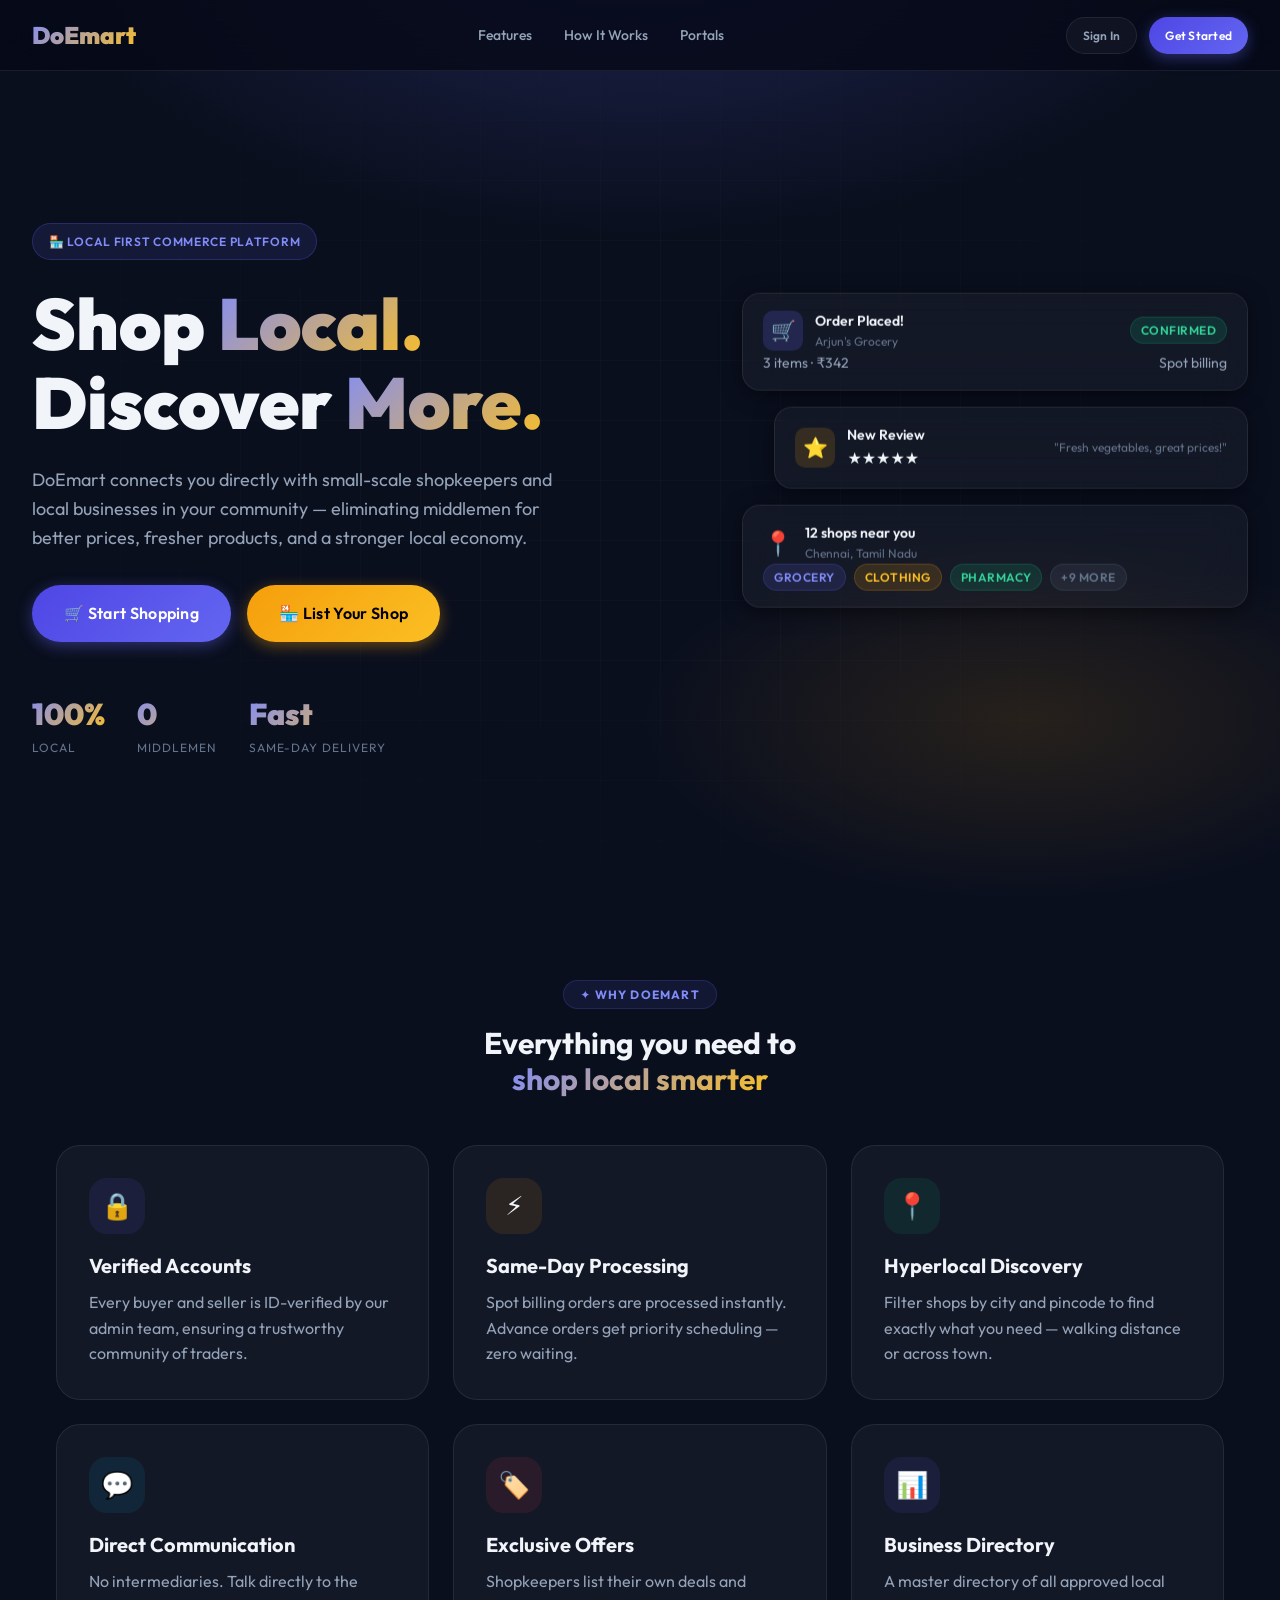
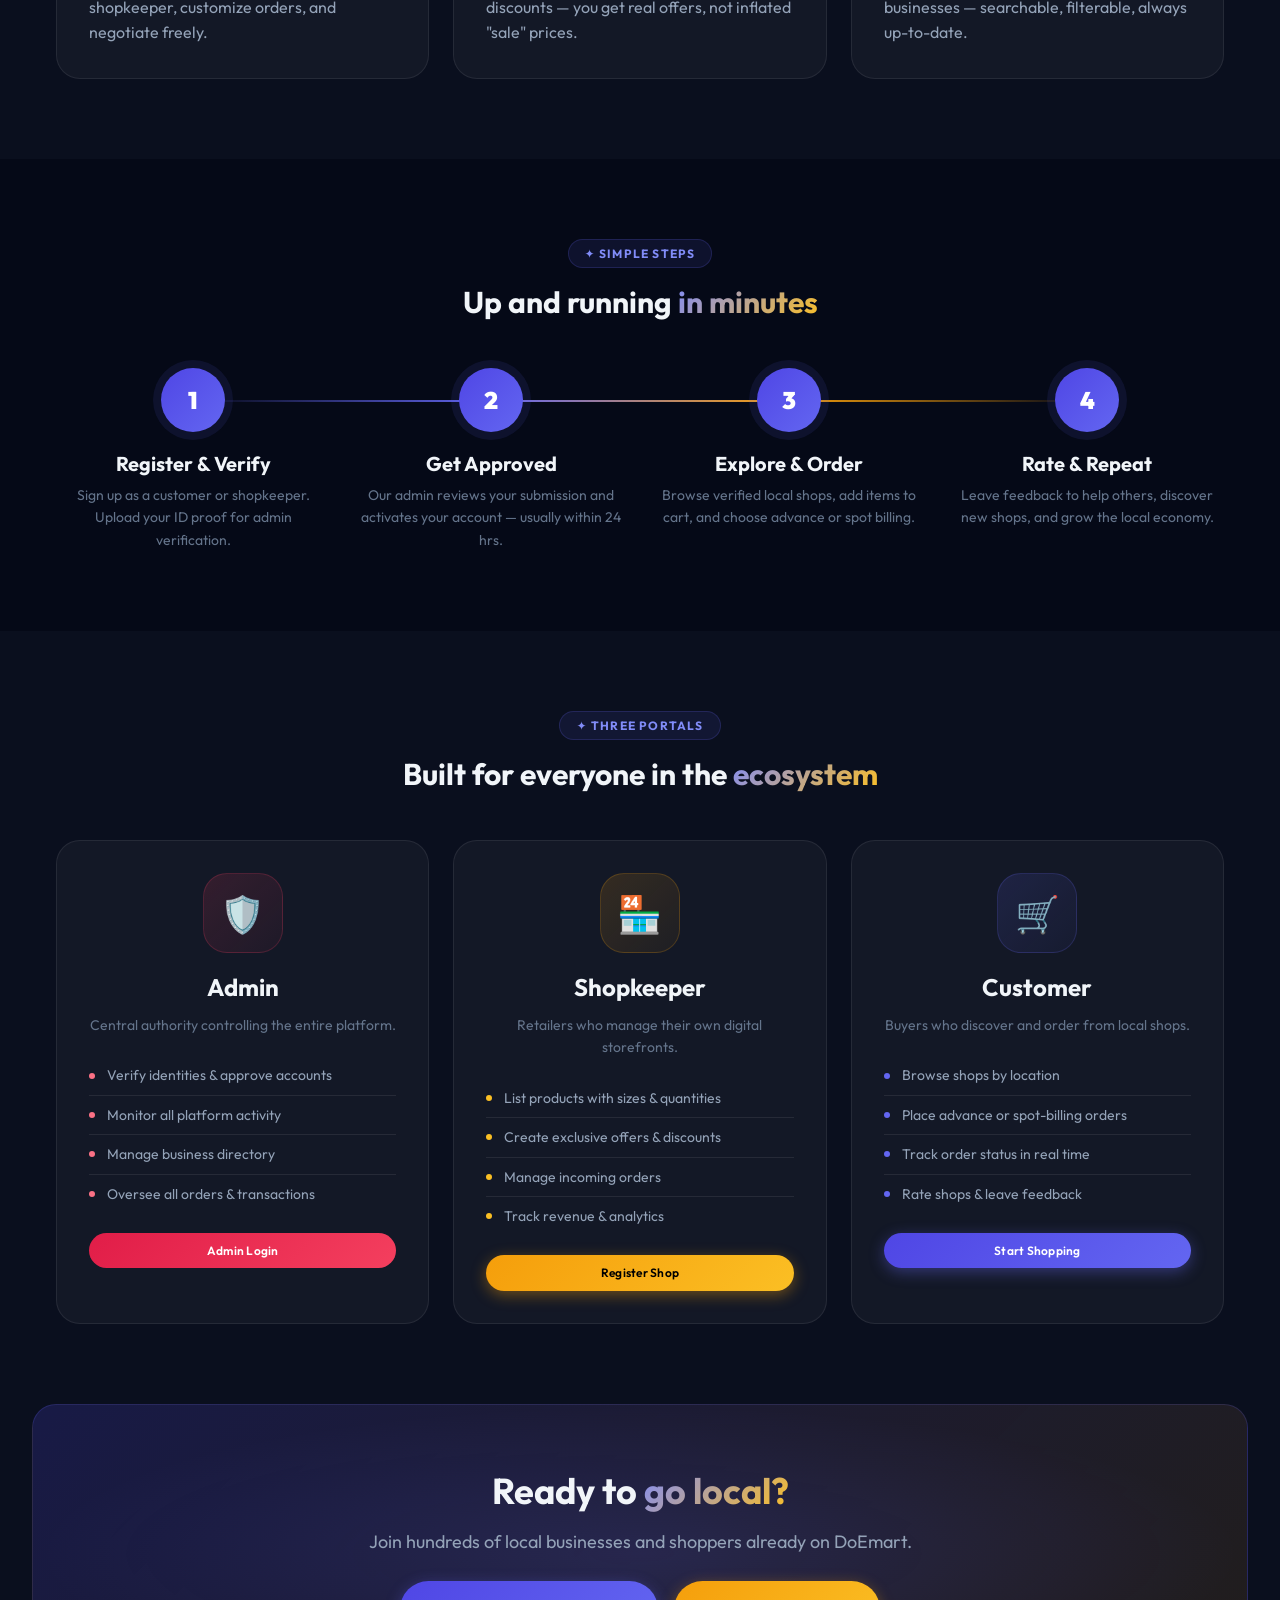
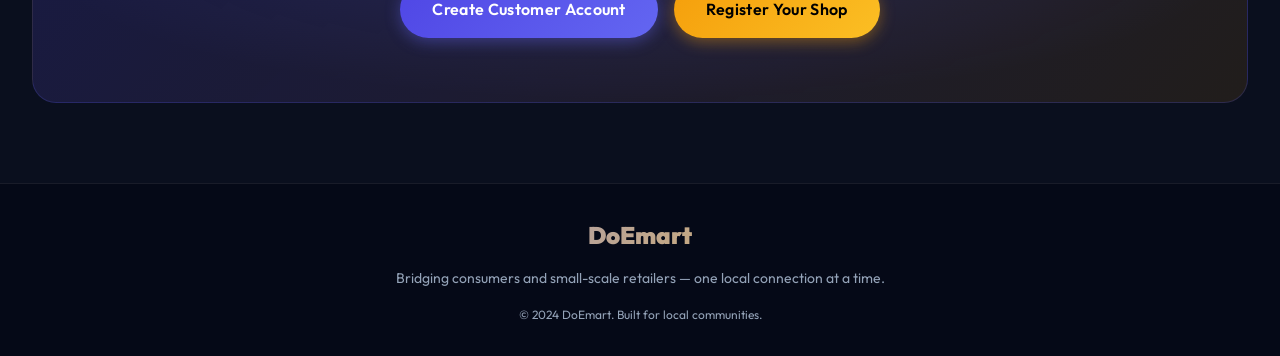
<file: index.html>
<!DOCTYPE html>
<html lang="en">
<head>
  <meta charset="UTF-8">
  <meta http-equiv="refresh" content="0; url=frontend/index.html" />
  <title>Redirecting to DoEmart...</title>
  <script type="text/javascript">
    window.location.replace("frontend/index.html");
  </script>
</head>
<body>
  <div style="font-family:sans-serif; text-align:center; margin-top:100px;">
    <h2>Redirecting to DoEmart...</h2>
    <p>If you are not redirected automatically, <a href="frontend/index.html">click here to proceed</a>.</p>
  </div>
</body>
</html>
</file>
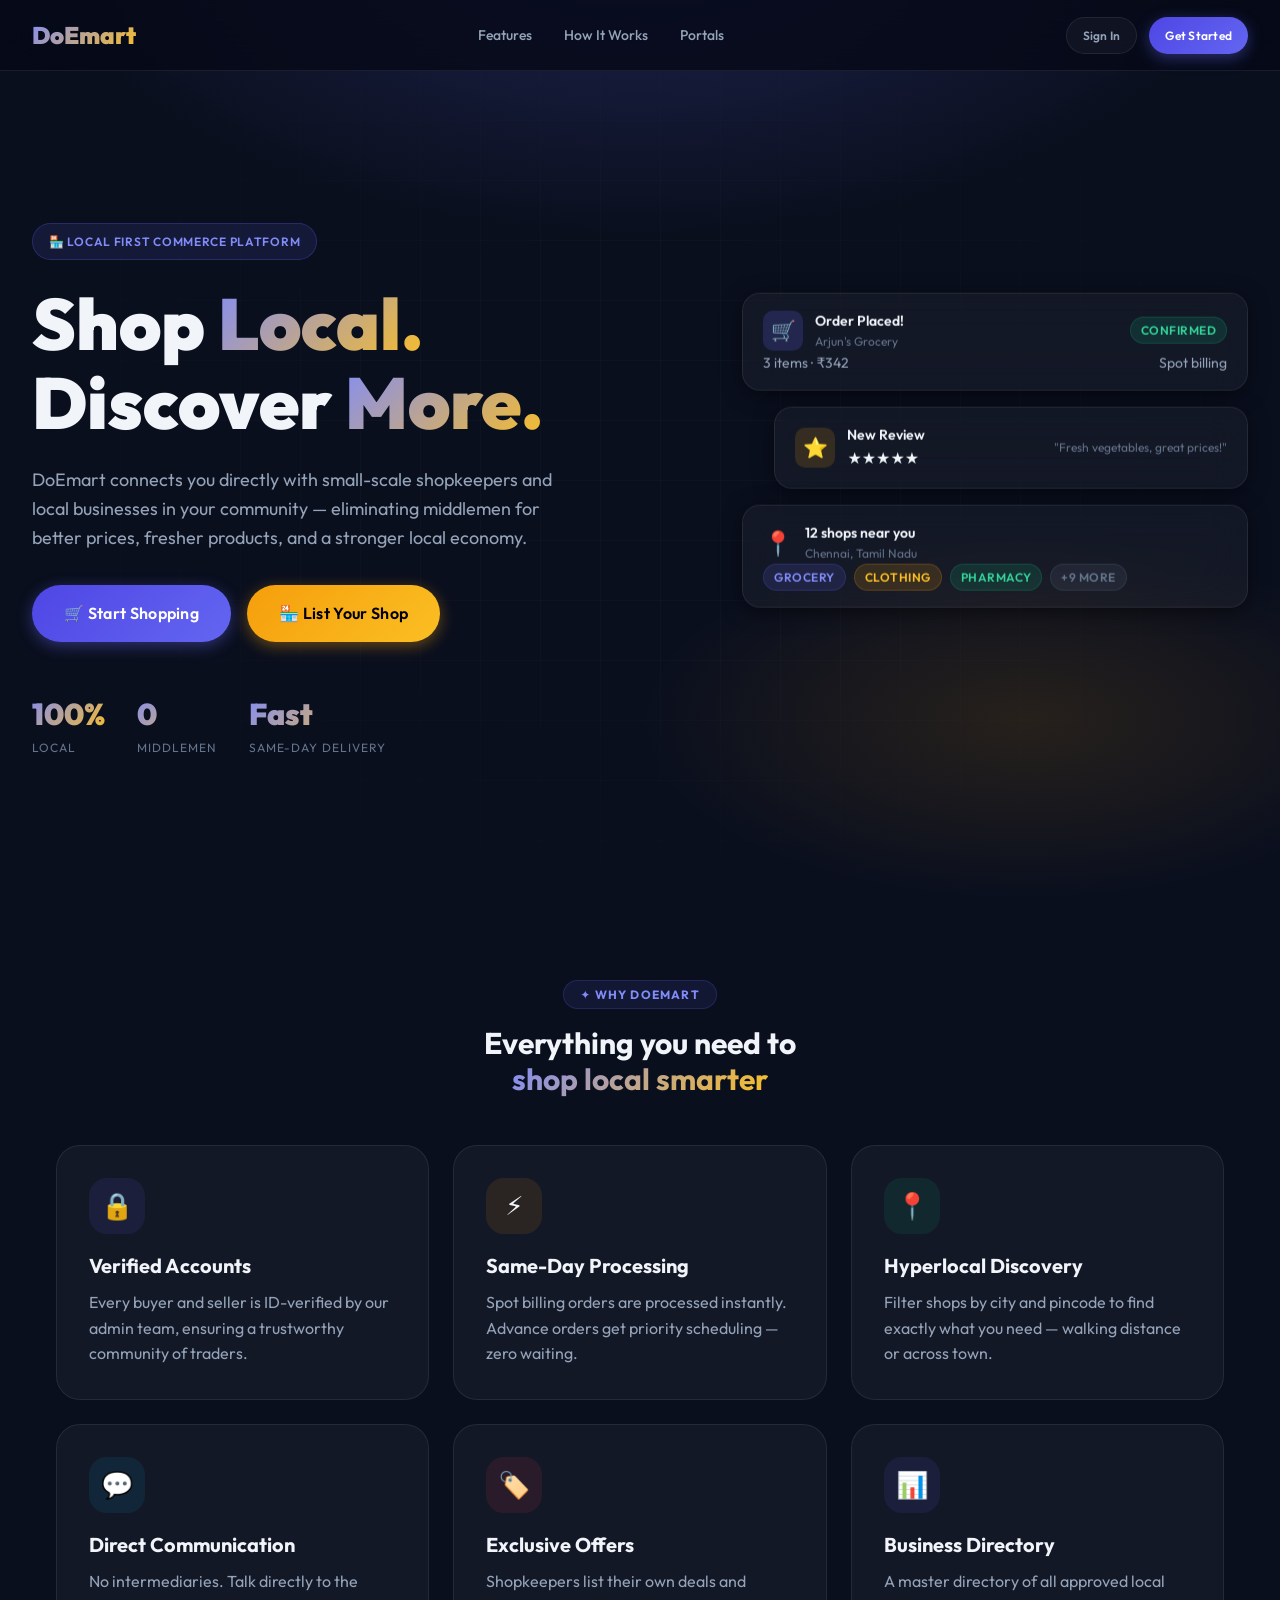
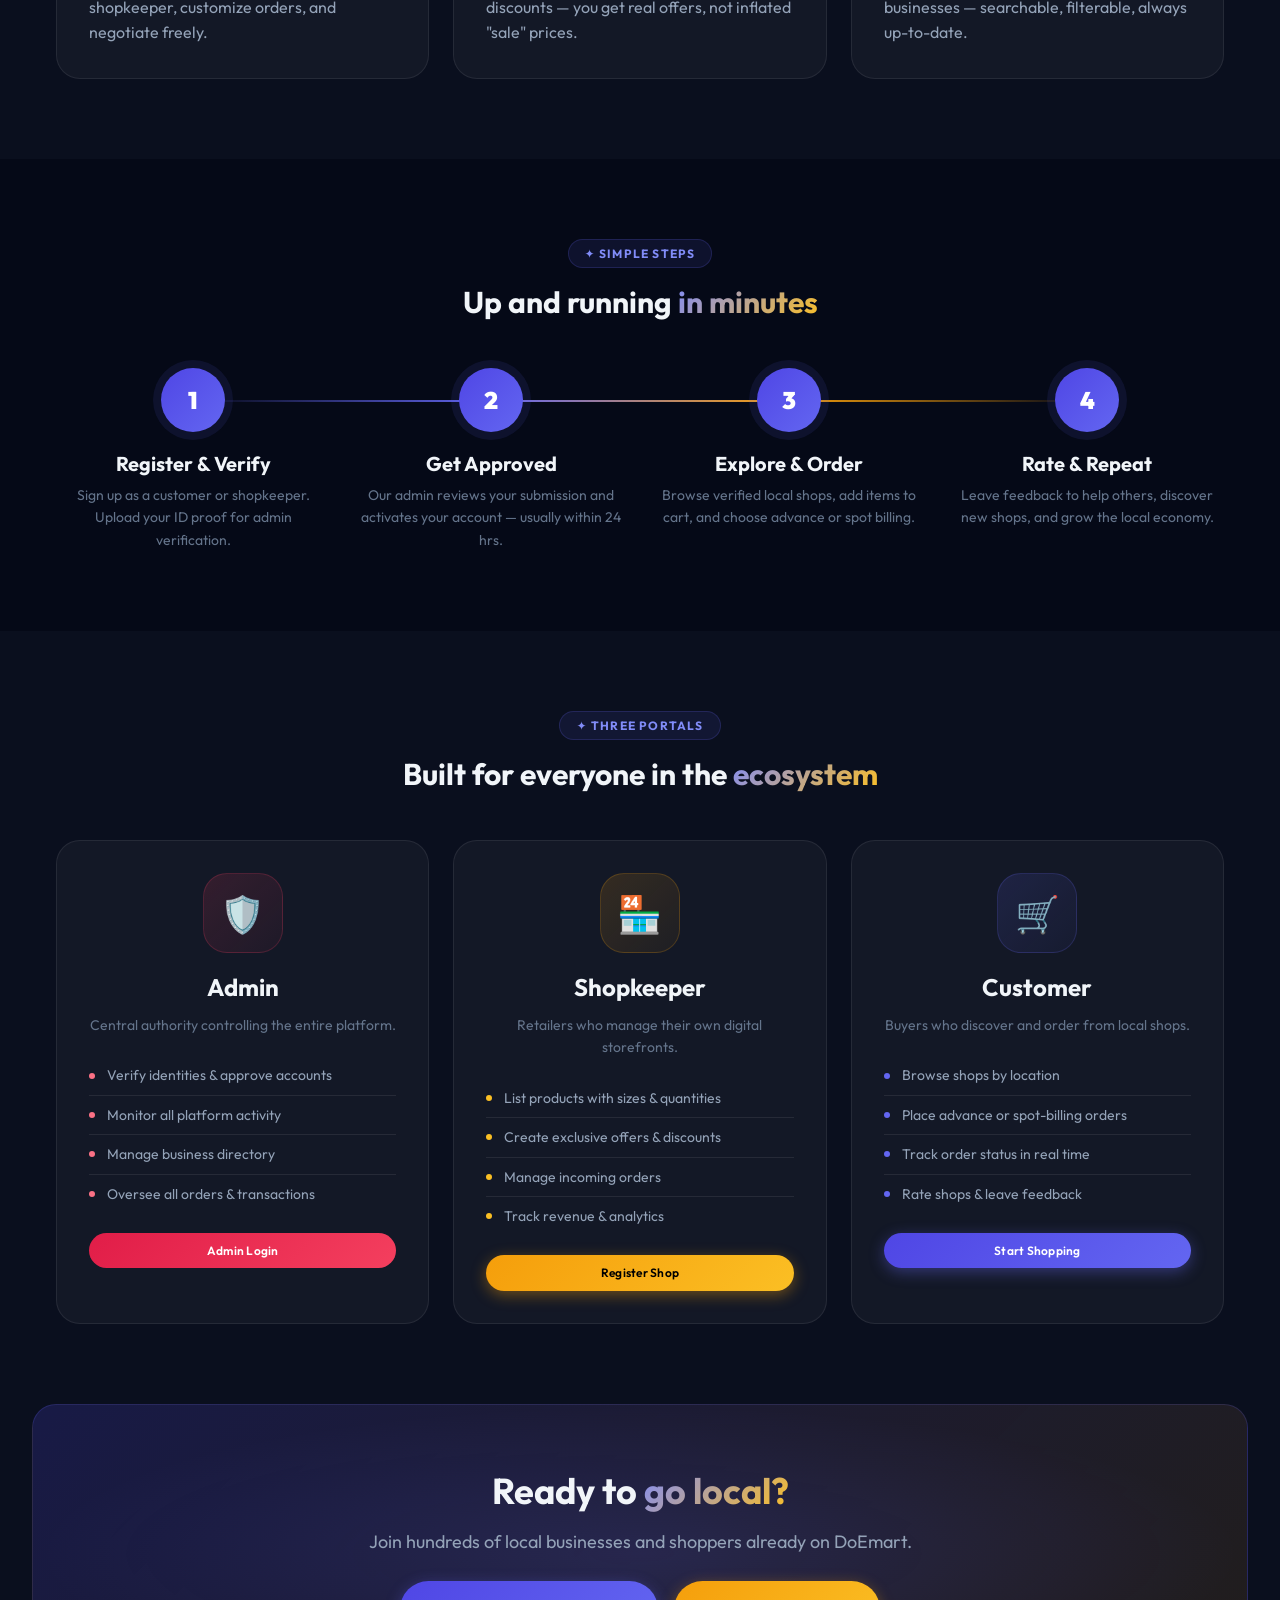
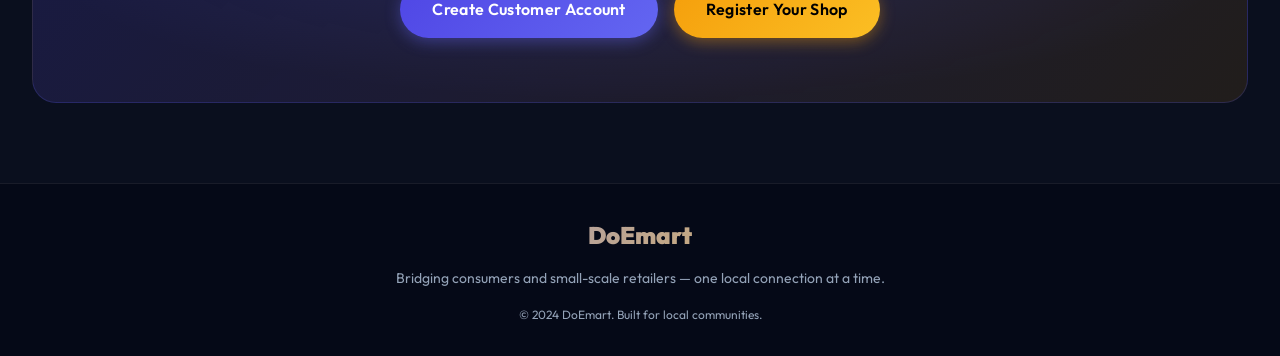
<file: frontend/index.html>
<!DOCTYPE html>
<html lang="en">

<head>
  <meta charset="UTF-8">
  <meta name="viewport" content="width=device-width, initial-scale=1.0">
  <title>DoEmart — Your Local Business Discovery Platform</title>
  <meta name="description"
    content="DoEmart connects you directly with local shopkeepers near you. Browse, order, and support small businesses in your community.">
  <link rel="stylesheet" href="assets/css/main.css">
  <style>
    /* Landing-page specific styles */
    body {
      overflow-x: hidden;
    }

    /* ── Navbar ── */
    .navbar {
      position: fixed;
      top: 0;
      left: 0;
      right: 0;
      z-index: 200;
      display: flex;
      align-items: center;
      justify-content: space-between;
      padding: var(--space-4) var(--space-8);
      background: rgba(5, 9, 23, 0.8);
      backdrop-filter: blur(20px);
      border-bottom: 1px solid var(--glass-border);
      transition: all var(--transition-normal);
    }

    .navbar.scrolled {
      padding: var(--space-3) var(--space-8);
    }

    .nav-logo {
      font-size: var(--font-size-2xl);
      font-weight: 900;
      background: linear-gradient(135deg, var(--indigo-400), var(--amber-400));
      -webkit-background-clip: text;
      -webkit-text-fill-color: transparent;
      background-clip: text;
    }

    .nav-links {
      display: flex;
      align-items: center;
      gap: var(--space-8);
    }

    .nav-links a {
      color: var(--text-secondary);
      font-size: var(--font-size-sm);
      font-weight: 500;
      transition: color var(--transition-fast);
    }

    .nav-links a:hover {
      color: var(--text-primary);
    }

    .nav-cta {
      display: flex;
      gap: var(--space-3);
    }

    /* ── Hero ── */
    .hero {
      min-height: 100vh;
      display: flex;
      align-items: center;
      position: relative;
      overflow: hidden;
      padding: var(--space-20) var(--space-8);
      padding-top: calc(var(--space-20) + 80px);
    }

    .hero-bg {
      position: absolute;
      inset: 0;
      background: radial-gradient(ellipse 80% 60% at 50% -10%,
          rgba(99, 102, 241, 0.25) 0%, transparent 60%),
        radial-gradient(ellipse 60% 40% at 80% 80%,
          rgba(245, 158, 11, 0.12) 0%, transparent 50%);
    }

    .hero-grid {
      position: absolute;
      inset: 0;
      background-image:
        linear-gradient(rgba(255, 255, 255, 0.02) 1px, transparent 1px),
        linear-gradient(90deg, rgba(255, 255, 255, 0.02) 1px, transparent 1px);
      background-size: 60px 60px;
      mask-image: radial-gradient(ellipse at center, black 30%, transparent 80%);
    }

    .hero-content {
      position: relative;
      max-width: 720px;
    }

    .hero-chip {
      display: inline-flex;
      align-items: center;
      gap: var(--space-2);
      background: rgba(99, 102, 241, 0.12);
      border: 1px solid rgba(99, 102, 241, 0.25);
      border-radius: var(--radius-full);
      padding: var(--space-2) var(--space-4);
      font-size: var(--font-size-xs);
      font-weight: 600;
      color: var(--indigo-400);
      letter-spacing: 0.06em;
      text-transform: uppercase;
      margin-bottom: var(--space-6);
      animation: slideUp 0.6s ease forwards;
    }

    .hero h1 {
      font-size: clamp(2.5rem, 6vw, 4.5rem);
      font-weight: 900;
      line-height: 1.1;
      margin-bottom: var(--space-6);
      animation: slideUp 0.6s 0.1s ease both;
    }

    .hero p {
      font-size: var(--font-size-lg);
      color: var(--text-secondary);
      max-width: 560px;
      margin-bottom: var(--space-8);
      animation: slideUp 0.6s 0.2s ease both;
    }

    .hero-actions {
      display: flex;
      flex-wrap: wrap;
      gap: var(--space-4);
      animation: slideUp 0.6s 0.3s ease both;
    }

    .hero-stats {
      display: flex;
      gap: var(--space-8);
      margin-top: var(--space-12);
      animation: slideUp 0.6s 0.4s ease both;
    }

    .hero-stat-value {
      font-size: var(--font-size-3xl);
      font-weight: 900;
      background: linear-gradient(135deg, var(--indigo-400), var(--amber-400));
      -webkit-background-clip: text;
      -webkit-text-fill-color: transparent;
      background-clip: text;
    }

    .hero-stat-label {
      font-size: var(--font-size-xs);
      color: var(--text-muted);
      text-transform: uppercase;
      letter-spacing: 0.08em;
    }

    /* Floating cards */
    .hero-visual {
      position: absolute;
      right: 0;
      top: 50%;
      transform: translateY(-50%);
      width: 42%;
      padding-right: var(--space-8);
      display: flex;
      flex-direction: column;
      gap: var(--space-4);
      animation: fadeIn 1s 0.5s ease both;
    }

    .floating-card {
      background: var(--glass-bg);
      border: 1px solid var(--glass-border);
      border-radius: var(--radius-lg);
      padding: var(--space-4) var(--space-5);
      backdrop-filter: blur(20px);
      box-shadow: var(--shadow-md);
    }

    .floating-card:nth-child(2) {
      margin-left: var(--space-8);
    }

    /* ── Features ── */
    .features {
      padding: var(--space-20) var(--space-8);
    }

    .section-label {
      display: inline-flex;
      align-items: center;
      gap: var(--space-2);
      background: rgba(99, 102, 241, 0.1);
      border: 1px solid rgba(99, 102, 241, 0.2);
      border-radius: var(--radius-full);
      padding: var(--space-1) var(--space-4);
      font-size: var(--font-size-xs);
      font-weight: 700;
      color: var(--indigo-400);
      text-transform: uppercase;
      letter-spacing: 0.1em;
      margin-bottom: var(--space-4);
    }

    .features-grid {
      display: grid;
      grid-template-columns: repeat(3, 1fr);
      gap: var(--space-6);
      margin-top: var(--space-12);
    }

    .feature-card {
      padding: var(--space-8);
      background: var(--glass-bg);
      border: 1px solid var(--glass-border);
      border-radius: var(--radius-xl);
      transition: all var(--transition-normal);
      position: relative;
      overflow: hidden;
    }

    .feature-card::before {
      content: '';
      position: absolute;
      top: 0;
      left: 0;
      right: 0;
      height: 2px;
      background: linear-gradient(90deg, transparent, var(--feature-color, var(--indigo-500)), transparent);
      opacity: 0;
      transition: opacity var(--transition-normal);
    }

    .feature-card:hover {
      transform: translateY(-4px);
      box-shadow: var(--shadow-lg);
    }

    .feature-card:hover::before {
      opacity: 1;
    }

    .feature-icon {
      width: 56px;
      height: 56px;
      border-radius: var(--radius-lg);
      display: flex;
      align-items: center;
      justify-content: center;
      font-size: 26px;
      margin-bottom: var(--space-5);
      background: var(--feature-icon-bg, rgba(99, 102, 241, 0.1));
    }

    .feature-card h3 {
      font-size: var(--font-size-xl);
      margin-bottom: var(--space-3);
    }

    /* ── How It Works ── */
    .how-it-works {
      padding: var(--space-20) var(--space-8);
      background: var(--navy-950);
    }

    .steps-grid {
      display: grid;
      grid-template-columns: repeat(4, 1fr);
      gap: var(--space-6);
      margin-top: var(--space-12);
      position: relative;
    }

    .steps-grid::before {
      content: '';
      position: absolute;
      top: 32px;
      left: 12%;
      right: 12%;
      height: 2px;
      background: linear-gradient(90deg, transparent, var(--indigo-500), var(--amber-500), transparent);
      z-index: 0;
    }

    .step {
      text-align: center;
      position: relative;
      z-index: 1;
    }

    .step-num {
      width: 64px;
      height: 64px;
      border-radius: var(--radius-full);
      background: linear-gradient(135deg, var(--indigo-600), var(--indigo-500));
      display: flex;
      align-items: center;
      justify-content: center;
      font-size: var(--font-size-2xl);
      font-weight: 900;
      color: #fff;
      margin: 0 auto var(--space-5);
      box-shadow: 0 0 0 8px rgba(99, 102, 241, 0.1);
    }

    .step h4 {
      margin-bottom: var(--space-2);
    }

    /* ── Roles Section ── */
    .roles-section {
      padding: var(--space-20) var(--space-8);
    }

    .roles-grid {
      display: grid;
      grid-template-columns: repeat(3, 1fr);
      gap: var(--space-6);
      margin-top: var(--space-12);
    }

    .role-card {
      background: var(--glass-bg);
      border: 1px solid var(--glass-border);
      border-radius: var(--radius-xl);
      padding: var(--space-8);
      text-align: center;
      transition: all var(--transition-normal);
      cursor: pointer;
    }

    .role-card:hover {
      transform: translateY(-6px);
      box-shadow: var(--shadow-glow-indigo);
      border-color: var(--indigo-500);
    }

    .role-icon-wrap {
      width: 80px;
      height: 80px;
      border-radius: var(--radius-xl);
      margin: 0 auto var(--space-5);
      display: flex;
      align-items: center;
      justify-content: center;
      font-size: 36px;
      background: linear-gradient(135deg, var(--role-from, rgba(99, 102, 241, 0.15)), var(--role-to, rgba(99, 102, 241, 0.05)));
      border: 1px solid var(--role-border, rgba(99, 102, 241, 0.2));
    }

    .role-card h3 {
      font-size: var(--font-size-2xl);
      margin-bottom: var(--space-3);
    }

    .role-features {
      margin: var(--space-5) 0;
      text-align: left;
    }

    .role-feature {
      display: flex;
      align-items: center;
      gap: var(--space-3);
      padding: var(--space-2) 0;
      font-size: var(--font-size-sm);
      color: var(--text-secondary);
      border-bottom: 1px solid var(--glass-border);
    }

    .role-feature:last-child {
      border-bottom: none;
    }

    .role-feature-dot {
      width: 6px;
      height: 6px;
      border-radius: 50%;
      background: var(--indigo-500);
      flex-shrink: 0;
    }

    /* ── CTA Banner ── */
    .cta-banner {
      margin: 0 var(--space-8) var(--space-20);
      padding: var(--space-16);
      background: linear-gradient(135deg, rgba(79, 70, 229, 0.2), rgba(245, 158, 11, 0.1));
      border: 1px solid rgba(99, 102, 241, 0.2);
      border-radius: var(--radius-xl);
      text-align: center;
      position: relative;
      overflow: hidden;
    }

    .cta-banner::before {
      content: '';
      position: absolute;
      inset: 0;
      background: radial-gradient(ellipse at center, rgba(99, 102, 241, 0.15), transparent 70%);
    }

    .cta-banner>* {
      position: relative;
    }

    .cta-banner h2 {
      font-size: var(--font-size-4xl);
      margin-bottom: var(--space-4);
    }

    /* ── Footer ── */
    footer {
      background: var(--navy-950);
      border-top: 1px solid var(--glass-border);
      padding: var(--space-8);
      text-align: center;
      color: var(--text-muted);
      font-size: var(--font-size-sm);
    }

    .footer-logo {
      font-size: var(--font-size-2xl);
      font-weight: 900;
      margin-bottom: var(--space-3);
    }

    @media (max-width: 1024px) {
      .hero-visual {
        display: none;
      }

      .features-grid,
      .roles-grid {
        grid-template-columns: 1fr 1fr;
      }

      .steps-grid {
        grid-template-columns: 1fr 1fr;
      }

      .steps-grid::before {
        display: none;
      }
    }

    @media (max-width: 640px) {

      .features-grid,
      .roles-grid,
      .steps-grid {
        grid-template-columns: 1fr;
      }

      .nav-links {
        display: none;
      }

      .hero-stats {
        flex-wrap: wrap;
        gap: var(--space-4);
      }
    }
  </style>
</head>

<body>

  <!-- ── Navbar ── -->
  <nav class="navbar" id="navbar">
    <div class="nav-logo">DoEmart</div>
    <div class="nav-links">
      <a href="#features">Features</a>
      <a href="#how-it-works">How It Works</a>
      <a href="#portals">Portals</a>
    </div>
    <div class="nav-cta">
      <a href="pages/login.html" class="btn btn-ghost btn-sm">Sign In</a>
      <a href="pages/register.html" class="btn btn-primary btn-sm">Get Started</a>
    </div>
  </nav>

  <!-- ── Hero ── -->
  <section class="hero">
    <div class="hero-bg"></div>
    <div class="hero-grid"></div>
    <div class="hero-content">
      <div class="hero-chip">🏪 Local First Commerce Platform</div>
      <h1>
        Shop <span class="gradient-text">Local.</span><br>
        Discover <span class="gradient-text">More.</span>
      </h1>
      <p>
        DoEmart connects you directly with small-scale shopkeepers and local businesses
        in your community — eliminating middlemen for better prices, fresher products,
        and a stronger local economy.
      </p>
      <div class="hero-actions">
        <a href="pages/register.html?role=customer" class="btn btn-primary btn-lg">
          🛒 Start Shopping
        </a>
        <a href="pages/register.html?role=shopkeeper" class="btn btn-amber btn-lg">
          🏪 List Your Shop
        </a>
      </div>
      <div class="hero-stats">
        <div>
          <div class="hero-stat-value">100%</div>
          <div class="hero-stat-label">Local</div>
        </div>
        <div>
          <div class="hero-stat-value">0</div>
          <div class="hero-stat-label">Middlemen</div>
        </div>
        <div>
          <div class="hero-stat-value">Fast</div>
          <div class="hero-stat-label">Same-Day Delivery</div>
        </div>
      </div>
    </div>

    <!-- Floating decorative cards -->
    <div class="hero-visual">
      <div class="floating-card animate-slide-up stagger-2">
        <div class="flex items-center gap-3 mb-3">
          <div
            style="width:40px;height:40px;border-radius:10px;background:rgba(99,102,241,0.2);display:flex;align-items:center;justify-content:center;font-size:20px;">
            🛒</div>
          <div>
            <div class="fw-600 text-sm">Order Placed!</div>
            <div class="text-xs text-muted">Arjun's Grocery</div>
          </div>
          <span class="badge badge-emerald ml-auto" style="margin-left:auto">Confirmed</span>
        </div>
        <div class="flex justify-between text-sm text-secondary">
          <span>3 items · ₹342</span><span>Spot billing</span>
        </div>
      </div>

      <div class="floating-card animate-slide-up stagger-3">
        <div class="flex items-center gap-3">
          <div
            style="width:40px;height:40px;border-radius:10px;background:rgba(245,158,11,0.15);display:flex;align-items:center;justify-content:center;font-size:20px;">
            ⭐</div>
          <div>
            <div class="fw-600 text-sm">New Review</div>
            <div class="stars">★★★★★</div>
          </div>
          <div class="text-xs text-muted" style="margin-left:auto">"Fresh vegetables, great prices!"</div>
        </div>
      </div>

      <div class="floating-card animate-slide-up stagger-4">
        <div class="flex items-center gap-3 mb-3">
          <div style="font-size:24px;">📍</div>
          <div>
            <div class="fw-600 text-sm">12 shops near you</div>
            <div class="text-xs text-muted">Chennai, Tamil Nadu</div>
          </div>
        </div>
        <div class="flex gap-2 flex-wrap">
          <span class="badge badge-indigo">Grocery</span>
          <span class="badge badge-amber">Clothing</span>
          <span class="badge badge-emerald">Pharmacy</span>
          <span class="badge badge-muted">+9 more</span>
        </div>
      </div>
    </div>
  </section>

  <!-- ── Features ── -->
  <section class="features" id="features">
    <div class="container">
      <div class="text-center">
        <div class="section-label">✦ Why DoEmart</div>
        <h2>Everything you need to <br><span class="gradient-text">shop local smarter</span></h2>
      </div>
      <div class="features-grid">
        <div class="feature-card animate-slide-up"
          style="--feature-color:var(--indigo-500);--feature-icon-bg:rgba(99,102,241,0.1);">
          <div class="feature-icon">🔒</div>
          <h3>Verified Accounts</h3>
          <p>Every buyer and seller is ID-verified by our admin team, ensuring a trustworthy community of traders.</p>
        </div>
        <div class="feature-card animate-slide-up stagger-1"
          style="--feature-color:var(--amber-500);--feature-icon-bg:rgba(245,158,11,0.1);">
          <div class="feature-icon">⚡</div>
          <h3>Same-Day Processing</h3>
          <p>Spot billing orders are processed instantly. Advance orders get priority scheduling — zero waiting.</p>
        </div>
        <div class="feature-card animate-slide-up stagger-2"
          style="--feature-color:var(--emerald-500);--feature-icon-bg:rgba(16,185,129,0.1);">
          <div class="feature-icon">📍</div>
          <h3>Hyperlocal Discovery</h3>
          <p>Filter shops by city and pincode to find exactly what you need — walking distance or across town.</p>
        </div>
        <div class="feature-card animate-slide-up stagger-3"
          style="--feature-color:var(--sky-500);--feature-icon-bg:rgba(14,165,233,0.1);">
          <div class="feature-icon">💬</div>
          <h3>Direct Communication</h3>
          <p>No intermediaries. Talk directly to the shopkeeper, customize orders, and negotiate freely.</p>
        </div>
        <div class="feature-card animate-slide-up stagger-4"
          style="--feature-color:var(--rose-500);--feature-icon-bg:rgba(244,63,94,0.1);">
          <div class="feature-icon">🏷️</div>
          <h3>Exclusive Offers</h3>
          <p>Shopkeepers list their own deals and discounts — you get real offers, not inflated "sale" prices.</p>
        </div>
        <div class="feature-card animate-slide-up"
          style="--feature-color:var(--indigo-400);--feature-icon-bg:rgba(99,102,241,0.1);">
          <div class="feature-icon">📊</div>
          <h3>Business Directory</h3>
          <p>A master directory of all approved local businesses — searchable, filterable, always up-to-date.</p>
        </div>
      </div>
    </div>
  </section>

  <!-- ── How It Works ── -->
  <section class="how-it-works" id="how-it-works">
    <div class="container text-center">
      <div class="section-label">✦ Simple Steps</div>
      <h2>Up and running <span class="gradient-text">in minutes</span></h2>
      <div class="steps-grid">
        <div class="step animate-scale-in">
          <div class="step-num">1</div>
          <h4>Register & Verify</h4>
          <p class="text-sm text-muted">Sign up as a customer or shopkeeper. Upload your ID proof for admin
            verification.</p>
        </div>
        <div class="step animate-scale-in stagger-1">
          <div class="step-num">2</div>
          <h4>Get Approved</h4>
          <p class="text-sm text-muted">Our admin reviews your submission and activates your account — usually within 24
            hrs.</p>
        </div>
        <div class="step animate-scale-in stagger-2">
          <div class="step-num">3</div>
          <h4>Explore & Order</h4>
          <p class="text-sm text-muted">Browse verified local shops, add items to cart, and choose advance or spot
            billing.</p>
        </div>
        <div class="step animate-scale-in stagger-3">
          <div class="step-num">4</div>
          <h4>Rate & Repeat</h4>
          <p class="text-sm text-muted">Leave feedback to help others, discover new shops, and grow the local economy.
          </p>
        </div>
      </div>
    </div>
  </section>

  <!-- ── Portals ── -->
  <section class="roles-section" id="portals">
    <div class="container text-center">
      <div class="section-label">✦ Three Portals</div>
      <h2>Built for everyone in the <span class="gradient-text">ecosystem</span></h2>
      <div class="roles-grid">
        <div class="role-card" onclick="window.location.href='pages/login.html?role=admin'">
          <div class="role-icon-wrap"
            style="--role-from:rgba(244,63,94,0.15);--role-to:rgba(244,63,94,0.05);--role-border:rgba(244,63,94,0.2);">
            🛡️</div>
          <h3>Admin</h3>
          <p class="text-sm text-muted mb-4">Central authority controlling the entire platform.</p>
          <div class="role-features">
            <div class="role-feature">
              <div class="role-feature-dot" style="background:var(--rose-400)"></div>Verify identities & approve
              accounts
            </div>
            <div class="role-feature">
              <div class="role-feature-dot" style="background:var(--rose-400)"></div>Monitor all platform activity
            </div>
            <div class="role-feature">
              <div class="role-feature-dot" style="background:var(--rose-400)"></div>Manage business directory
            </div>
            <div class="role-feature">
              <div class="role-feature-dot" style="background:var(--rose-400)"></div>Oversee all orders & transactions
            </div>
          </div>
          <a href="pages/login.html?role=admin" class="btn btn-rose btn-sm w-full">Admin Login</a>
        </div>

        <div class="role-card" onclick="window.location.href='pages/register.html?role=shopkeeper'">
          <div class="role-icon-wrap"
            style="--role-from:rgba(245,158,11,0.15);--role-to:rgba(245,158,11,0.05);--role-border:rgba(245,158,11,0.2);">
            🏪</div>
          <h3>Shopkeeper</h3>
          <p class="text-sm text-muted mb-4">Retailers who manage their own digital storefronts.</p>
          <div class="role-features">
            <div class="role-feature">
              <div class="role-feature-dot" style="background:var(--amber-400)"></div>List products with sizes &
              quantities
            </div>
            <div class="role-feature">
              <div class="role-feature-dot" style="background:var(--amber-400)"></div>Create exclusive offers &
              discounts
            </div>
            <div class="role-feature">
              <div class="role-feature-dot" style="background:var(--amber-400)"></div>Manage incoming orders
            </div>
            <div class="role-feature">
              <div class="role-feature-dot" style="background:var(--amber-400)"></div>Track revenue & analytics
            </div>
          </div>
          <a href="pages/register.html?role=shopkeeper" class="btn btn-amber btn-sm w-full">Register Shop</a>
        </div>

        <div class="role-card" onclick="window.location.href='pages/register.html?role=customer'">
          <div class="role-icon-wrap"
            style="--role-from:rgba(99,102,241,0.15);--role-to:rgba(99,102,241,0.05);--role-border:rgba(99,102,241,0.2);">
            🛒</div>
          <h3>Customer</h3>
          <p class="text-sm text-muted mb-4">Buyers who discover and order from local shops.</p>
          <div class="role-features">
            <div class="role-feature">
              <div class="role-feature-dot"></div>Browse shops by location
            </div>
            <div class="role-feature">
              <div class="role-feature-dot"></div>Place advance or spot-billing orders
            </div>
            <div class="role-feature">
              <div class="role-feature-dot"></div>Track order status in real time
            </div>
            <div class="role-feature">
              <div class="role-feature-dot"></div>Rate shops & leave feedback
            </div>
          </div>
          <a href="pages/register.html?role=customer" class="btn btn-primary btn-sm w-full">Start Shopping</a>
        </div>
      </div>
    </div>
  </section>

  <!-- ── CTA Banner ── -->
  <div class="cta-banner">
    <h2>Ready to <span class="gradient-text">go local?</span></h2>
    <p class="text-secondary mb-6" style="font-size:var(--font-size-lg)">Join hundreds of local businesses and shoppers
      already on DoEmart.</p>
    <div class="flex justify-center gap-4 flex-wrap">
      <a href="pages/register.html?role=customer" class="btn btn-primary btn-lg">Create Customer Account</a>
      <a href="pages/register.html?role=shopkeeper" class="btn btn-amber btn-lg">Register Your Shop</a>
    </div>
  </div>

  <!-- ── Footer ── -->
  <footer>
    <div class="footer-logo gradient-text">DoEmart</div>
    <p>Bridging consumers and small-scale retailers — one local connection at a time.</p>
    <p class="mt-4" style="font-size:var(--font-size-xs);">© 2024 DoEmart. Built for local communities.</p>
  </footer>

  <script>
    // Navbar scroll effect
    window.addEventListener("scroll", () => {
      document.getElementById("navbar").classList.toggle("scrolled", window.scrollY > 20);
    });

    // Intersection Observer for animations
    const observer = new IntersectionObserver((entries) => {
      entries.forEach(e => { if (e.isIntersecting) e.target.style.opacity = "1"; });
    }, { threshold: 0.1 });
    document.querySelectorAll(".animate-slide-up, .animate-scale-in, .animate-fade-in")
      .forEach(el => observer.observe(el));
  </script>
</body>

</html>
</file>
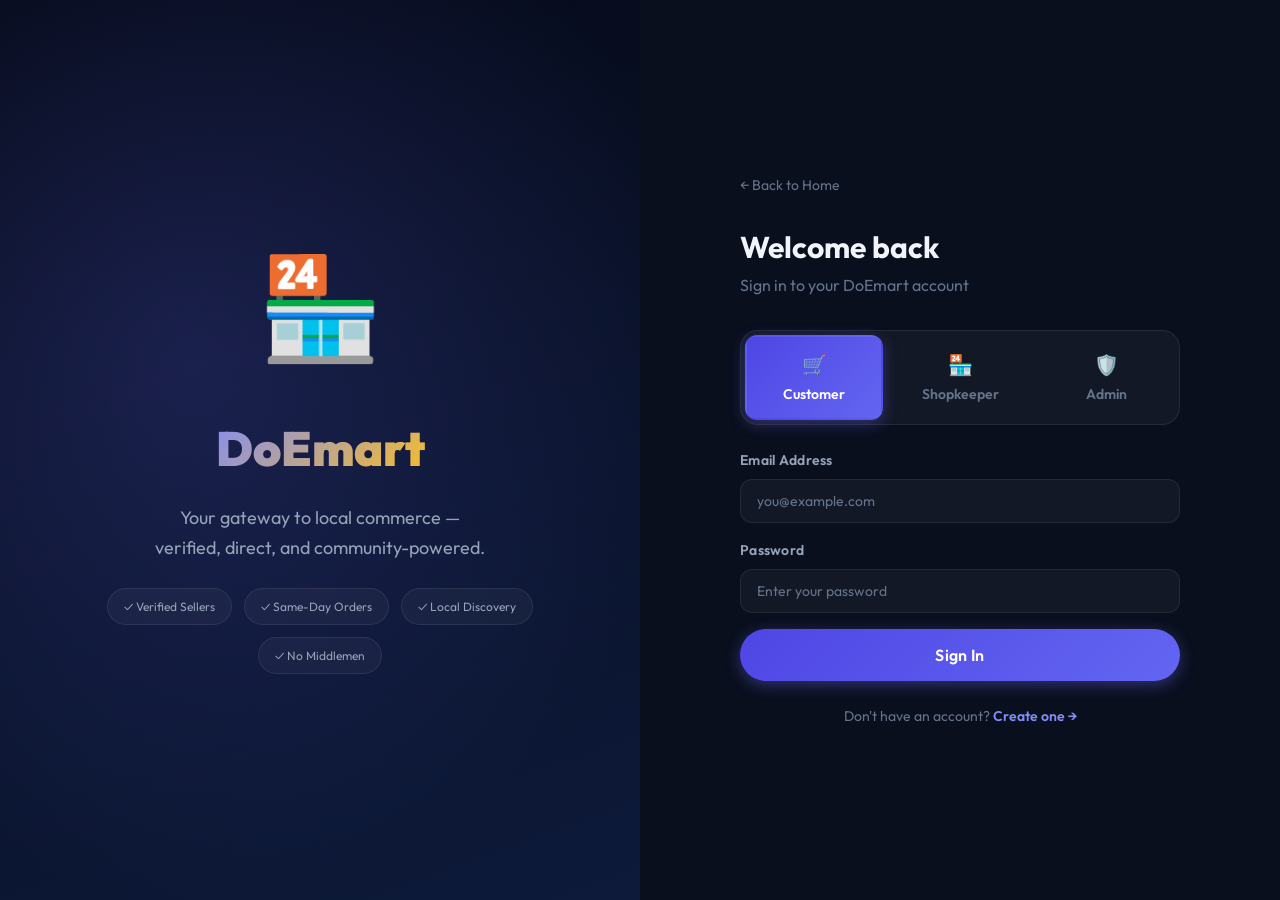
<file: frontend/pages/login.html>
<!DOCTYPE html>
<html lang="en">
<head>
  <meta charset="UTF-8">
  <meta name="viewport" content="width=device-width, initial-scale=1.0">
  <title>Sign In — DoEmart</title>
  <meta name="description" content="Sign in to DoEmart as a customer, shopkeeper, or admin.">
  <link rel="stylesheet" href="../assets/css/main.css">
  <style>
    body { display: flex; min-height: 100vh; align-items: stretch; }

    .auth-split {
      display: grid; grid-template-columns: 1fr 1fr;
      min-height: 100vh; width: 100%;
    }

    /* Left panel */
    .auth-panel-left {
      background: linear-gradient(160deg, var(--navy-950) 0%, #0d1a3a 100%);
      display: flex; flex-direction: column;
      justify-content: center; align-items: center;
      padding: var(--space-12);
      position: relative; overflow: hidden;
    }
    .auth-panel-left::before {
      content: '';
      position: absolute; inset: 0;
      background: radial-gradient(ellipse 80% 60% at 30% 40%, rgba(99,102,241,0.2), transparent);
    }
    .auth-panel-left > * { position: relative; }
    .auth-brand { font-size: 3rem; font-weight: 900; margin-bottom: var(--space-4); }
    .auth-tagline { font-size: var(--font-size-lg); color: var(--text-secondary); max-width: 340px; text-align: center; line-height: 1.7; }
    .auth-illustration { font-size: 100px; margin-bottom: var(--space-6); }
    .auth-chips { display: flex; gap: var(--space-3); flex-wrap: wrap; justify-content: center; margin-top: var(--space-6); }
    .auth-chip {
      padding: var(--space-2) var(--space-4);
      background: var(--glass-bg); border: 1px solid var(--glass-border);
      border-radius: var(--radius-full);
      font-size: var(--font-size-xs); color: var(--text-secondary);
    }

    /* Right panel */
    .auth-panel-right {
      display: flex; align-items: center; justify-content: center;
      padding: var(--space-8);
      background: var(--navy-900);
    }
    .auth-box { width: 100%; max-width: 440px; }
    .auth-box h1 { font-size: var(--font-size-3xl); margin-bottom: var(--space-2); }
    .auth-box .subtitle { color: var(--text-muted); margin-bottom: var(--space-8); }

    /* Role selector */
    .role-tabs {
      display: grid; grid-template-columns: repeat(3, 1fr);
      gap: var(--space-2); margin-bottom: var(--space-6);
      background: var(--glass-bg); border: 1px solid var(--glass-border);
      border-radius: var(--radius-lg); padding: var(--space-1);
    }
    .role-tab {
      padding: var(--space-3); border-radius: var(--radius-md);
      text-align: center; cursor: pointer;
      font-size: var(--font-size-sm); font-weight: 600;
      color: var(--text-muted); transition: all var(--transition-fast);
      border: 2px solid transparent;
    }
    .role-tab:hover { color: var(--text-primary); background: var(--glass-hover); }
    .role-tab.active {
      background: linear-gradient(135deg, var(--indigo-600), var(--indigo-500));
      color: #fff; border-color: transparent;
      box-shadow: 0 4px 15px rgba(99,102,241,0.35);
    }
    .role-tab .role-emoji { font-size: 20px; display: block; margin-bottom: 2px; }

    .form-stack { display: flex; flex-direction: column; gap: var(--space-4); }

    .auth-footer { text-align: center; margin-top: var(--space-6); font-size: var(--font-size-sm); color: var(--text-muted); }
    .auth-footer a { color: var(--indigo-400); font-weight: 600; }
    .auth-footer a:hover { color: var(--indigo-300); }

    .back-link {
      display: inline-flex; align-items: center; gap: var(--space-2);
      color: var(--text-muted); font-size: var(--font-size-sm); margin-bottom: var(--space-8);
      transition: color var(--transition-fast);
    }
    .back-link:hover { color: var(--text-primary); }

    @media (max-width: 768px) {
      .auth-split { grid-template-columns: 1fr; }
      .auth-panel-left { display: none; }
    }
  </style>
</head>
<body>
<div class="auth-split">
  <!-- Left decorative panel -->
  <div class="auth-panel-left">
    <div class="auth-illustration">🏪</div>
    <div class="auth-brand gradient-text">DoEmart</div>
    <p class="auth-tagline">Your gateway to local commerce — verified, direct, and community-powered.</p>
    <div class="auth-chips">
      <span class="auth-chip">✓ Verified Sellers</span>
      <span class="auth-chip">✓ Same-Day Orders</span>
      <span class="auth-chip">✓ Local Discovery</span>
      <span class="auth-chip">✓ No Middlemen</span>
    </div>
  </div>

  <!-- Right form panel -->
  <div class="auth-panel-right">
    <div class="auth-box animate-slide-up">
      <a href="../index.html" class="back-link">← Back to Home</a>
      <h1>Welcome back</h1>
      <p class="subtitle">Sign in to your DoEmart account</p>

      <!-- Role tabs -->
      <div class="role-tabs">
        <div class="role-tab active" data-role="customer" id="tab-customer">
          <span class="role-emoji">🛒</span>Customer
        </div>
        <div class="role-tab" data-role="shopkeeper" id="tab-shopkeeper">
          <span class="role-emoji">🏪</span>Shopkeeper
        </div>
        <div class="role-tab" data-role="admin" id="tab-admin">
          <span class="role-emoji">🛡️</span>Admin
        </div>
      </div>

      <form id="loginForm" class="form-stack">
        <div class="form-group">
          <label class="form-label" for="email">Email Address</label>
          <input class="form-input" type="email" id="email" name="email"
                 placeholder="you@example.com" required autocomplete="email">
        </div>
        <div class="form-group">
          <label class="form-label" for="password">Password</label>
          <div class="relative">
            <input class="form-input" type="password" id="password" name="password"
                   placeholder="Enter your password" required autocomplete="current-password">
          </div>
        </div>

        <button type="submit" class="btn btn-primary w-full btn-lg" id="loginBtn">
          Sign In
        </button>
      </form>

      <p class="auth-footer">
        Don't have an account? <a href="register.html">Create one →</a>
      </p>

      <!-- Admin notice -->
      <div id="adminNotice" class="hidden" style="margin-top:var(--space-4);padding:var(--space-3) var(--space-4);background:rgba(244,63,94,0.08);border:1px solid rgba(244,63,94,0.2);border-radius:var(--radius-md);font-size:var(--font-size-xs);color:var(--rose-400);">
        🔑 Default admin credentials:<br>Email: <strong>admin@doesmart.com</strong> · Password: <strong>Admin@123</strong>
      </div>
    </div>
  </div>
</div>

<div class="toast-container" id="toastContainer"></div>

<script src="../assets/js/api.js"></script>
<script src="../assets/js/auth.js"></script>
</body>
</html>
</file>
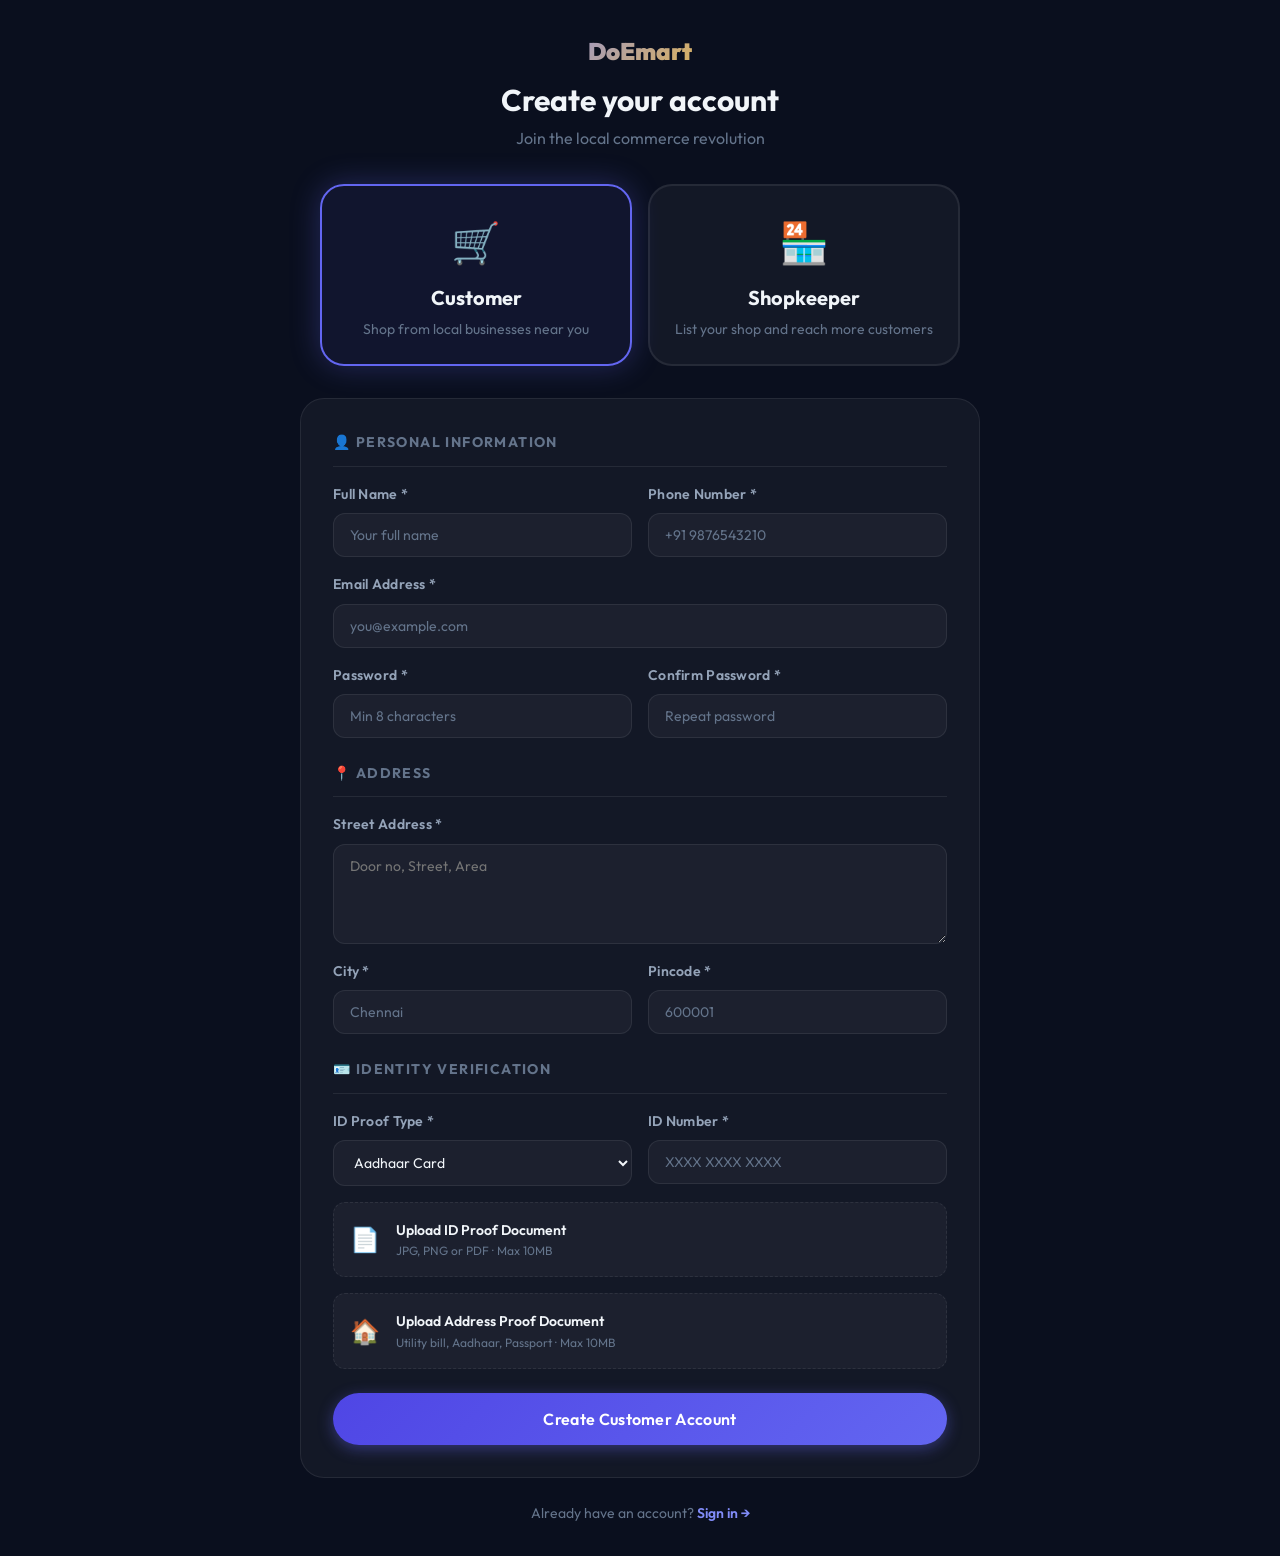
<file: frontend/pages/register.html>
<!DOCTYPE html>
<html lang="en">
<head>
  <meta charset="UTF-8">
  <meta name="viewport" content="width=device-width, initial-scale=1.0">
  <title>Register — DoEmart</title>
  <meta name="description" content="Create your DoEmart account as a customer or shopkeeper.">
  <link rel="stylesheet" href="../assets/css/main.css">
  <style>
    .register-page { min-height: 100vh; padding: var(--space-8) var(--space-4); display: flex; flex-direction: column; align-items: center; }
    .register-header { text-align: center; margin-bottom: var(--space-8); }
    .register-header .logo { font-size: var(--font-size-2xl); font-weight: 900; }
    .register-header h1 { font-size: var(--font-size-3xl); margin: var(--space-3) 0 var(--space-2); }

    .role-chooser {
      display: grid; grid-template-columns: 1fr 1fr;
      gap: var(--space-4); max-width: 640px; width: 100%;
      margin-bottom: var(--space-8);
    }
    .chooser-card {
      background: var(--glass-bg); border: 2px solid var(--glass-border);
      border-radius: var(--radius-xl); padding: var(--space-6);
      text-align: center; cursor: pointer;
      transition: all var(--transition-normal);
    }
    .chooser-card:hover { border-color: var(--indigo-500); background: var(--glass-hover); transform: translateY(-2px); }
    .chooser-card.active { border-color: var(--indigo-500); background: rgba(99,102,241,0.08); box-shadow: var(--shadow-glow-indigo); }
    .chooser-icon { font-size: 40px; margin-bottom: var(--space-3); }
    .chooser-card h3 { font-size: var(--font-size-xl); margin-bottom: var(--space-2); }
    .chooser-card p { font-size: var(--font-size-sm); color: var(--text-muted); }

    .register-form-wrap { width: 100%; max-width: 680px; }
    .form-section { margin-bottom: var(--space-6); }
    .form-section-title {
      font-size: var(--font-size-sm); font-weight: 700;
      color: var(--text-muted); text-transform: uppercase;
      letter-spacing: 0.1em; margin-bottom: var(--space-4);
      padding-bottom: var(--space-3);
      border-bottom: 1px solid var(--glass-border);
    }
    .form-stack { display: flex; flex-direction: column; gap: var(--space-4); }

    .upload-trigger {
      display: flex; align-items: center; gap: var(--space-4);
      padding: var(--space-4); background: var(--glass-bg);
      border: 1px dashed var(--glass-border); border-radius: var(--radius-md);
      cursor: pointer; transition: all var(--transition-fast);
    }
    .upload-trigger:hover { border-color: var(--indigo-500); background: var(--glass-hover); }
    .upload-trigger input[type="file"] { display: none; }
    .upload-icon { font-size: 24px; }
    .upload-info .name { font-size: var(--font-size-sm); font-weight: 600; }
    .upload-info .hint { font-size: var(--font-size-xs); color: var(--text-muted); }

    .auth-footer { text-align: center; margin-top: var(--space-6); font-size: var(--font-size-sm); color: var(--text-muted); }
    .auth-footer a { color: var(--indigo-400); font-weight: 600; }

    @media (max-width: 480px) {
      .role-chooser { grid-template-columns: 1fr; }
      .form-row { grid-template-columns: 1fr; }
    }
  </style>
</head>
<body>
<div class="register-page">
  <div class="register-header animate-slide-up">
    <div class="logo gradient-text">DoEmart</div>
    <h1>Create your account</h1>
    <p class="text-muted">Join the local commerce revolution</p>
  </div>

  <!-- Role chooser -->
  <div class="role-chooser animate-slide-up stagger-1">
    <div class="chooser-card active" data-role="customer" id="choose-customer">
      <div class="chooser-icon">🛒</div>
      <h3>Customer</h3>
      <p>Shop from local businesses near you</p>
    </div>
    <div class="chooser-card" data-role="shopkeeper" id="choose-shopkeeper">
      <div class="chooser-icon">🏪</div>
      <h3>Shopkeeper</h3>
      <p>List your shop and reach more customers</p>
    </div>
  </div>

  <!-- Forms -->
  <div class="register-form-wrap animate-slide-up stagger-2">

    <!-- Customer form -->
    <form id="customerForm" class="card card-lg">
      <div class="form-section">
        <div class="form-section-title">👤 Personal Information</div>
        <div class="form-stack">
          <div class="form-row">
            <div class="form-group">
              <label class="form-label" for="c_name">Full Name *</label>
              <input class="form-input" type="text" id="c_name" name="name" placeholder="Your full name" required>
            </div>
            <div class="form-group">
              <label class="form-label" for="c_phone">Phone Number *</label>
              <input class="form-input" type="tel" id="c_phone" name="phone" placeholder="+91 9876543210" required>
            </div>
          </div>
          <div class="form-group">
            <label class="form-label" for="c_email">Email Address *</label>
            <input class="form-input" type="email" id="c_email" name="email" placeholder="you@example.com" required>
          </div>
          <div class="form-row">
            <div class="form-group">
              <label class="form-label" for="c_password">Password *</label>
              <input class="form-input" type="password" id="c_password" name="password" placeholder="Min 8 characters" required minlength="8">
            </div>
            <div class="form-group">
              <label class="form-label" for="c_confirm">Confirm Password *</label>
              <input class="form-input" type="password" id="c_confirm" name="confirm" placeholder="Repeat password" required>
            </div>
          </div>
        </div>
      </div>

      <div class="form-section">
        <div class="form-section-title">📍 Address</div>
        <div class="form-stack">
          <div class="form-group">
            <label class="form-label" for="c_address">Street Address *</label>
            <textarea class="form-textarea" id="c_address" name="address" rows="2" placeholder="Door no, Street, Area" required></textarea>
          </div>
          <div class="form-row">
            <div class="form-group">
              <label class="form-label" for="c_city">City *</label>
              <input class="form-input" type="text" id="c_city" name="city" placeholder="Chennai" required>
            </div>
            <div class="form-group">
              <label class="form-label" for="c_pincode">Pincode *</label>
              <input class="form-input" type="text" id="c_pincode" name="pincode" placeholder="600001" required maxlength="6">
            </div>
          </div>
        </div>
      </div>

      <div class="form-section">
        <div class="form-section-title">🪪 Identity Verification</div>
        <div class="form-stack">
          <div class="form-row">
            <div class="form-group">
              <label class="form-label" for="c_id_type">ID Proof Type *</label>
              <select class="form-select" id="c_id_type" name="id_proof_type" required>
                <option value="Aadhaar">Aadhaar Card</option>
                <option value="PAN">PAN Card</option>
                <option value="Voter ID">Voter ID</option>
                <option value="Passport">Passport</option>
                <option value="Driving License">Driving License</option>
              </select>
            </div>
            <div class="form-group">
              <label class="form-label" for="c_id_num">ID Number *</label>
              <input class="form-input" type="text" id="c_id_num" name="id_proof_number" placeholder="XXXX XXXX XXXX" required>
            </div>
          </div>
          <label class="upload-trigger" for="c_id_doc">
            <input type="file" id="c_id_doc" name="id_proof_doc" accept="image/*,.pdf" data-label="c_id_doc_label">
            <span class="upload-icon">📄</span>
            <div class="upload-info">
              <div class="name" id="c_id_doc_label">Upload ID Proof Document</div>
              <div class="hint">JPG, PNG or PDF · Max 10MB</div>
            </div>
          </label>
          <label class="upload-trigger" for="c_addr_doc">
            <input type="file" id="c_addr_doc" name="address_proof" accept="image/*,.pdf" data-label="c_addr_doc_label">
            <span class="upload-icon">🏠</span>
            <div class="upload-info">
              <div class="name" id="c_addr_doc_label">Upload Address Proof Document</div>
              <div class="hint">Utility bill, Aadhaar, Passport · Max 10MB</div>
            </div>
          </label>
        </div>
      </div>

      <button type="submit" class="btn btn-primary w-full btn-lg" id="customerSubmitBtn">
        Create Customer Account
      </button>
    </form>

    <!-- Shopkeeper form -->
    <form id="shopkeeperForm" class="card card-lg hidden">
      <div class="form-section">
        <div class="form-section-title">👤 Personal Information</div>
        <div class="form-stack">
          <div class="form-row">
            <div class="form-group">
              <label class="form-label" for="s_name">Full Name *</label>
              <input class="form-input" type="text" id="s_name" name="name" placeholder="Your full name" required>
            </div>
            <div class="form-group">
              <label class="form-label" for="s_phone">Phone Number *</label>
              <input class="form-input" type="tel" id="s_phone" name="phone" placeholder="+91 9876543210" required>
            </div>
          </div>
          <div class="form-group">
            <label class="form-label" for="s_email">Email Address *</label>
            <input class="form-input" type="email" id="s_email" name="email" placeholder="shop@example.com" required>
          </div>
          <div class="form-row">
            <div class="form-group">
              <label class="form-label" for="s_password">Password *</label>
              <input class="form-input" type="password" id="s_password" name="password" placeholder="Min 8 characters" required minlength="8">
            </div>
            <div class="form-group">
              <label class="form-label" for="s_confirm">Confirm Password *</label>
              <input class="form-input" type="password" id="s_confirm" name="confirm" placeholder="Repeat password" required>
            </div>
          </div>
        </div>
      </div>

      <div class="form-section">
        <div class="form-section-title">🏪 Shop Details</div>
        <div class="form-stack">
          <div class="form-row">
            <div class="form-group">
              <label class="form-label" for="s_shop_name">Shop Name *</label>
              <input class="form-input" type="text" id="s_shop_name" name="shop_name" placeholder="Arjun's Grocery" required>
            </div>
            <div class="form-group">
              <label class="form-label" for="s_category">Category *</label>
              <select class="form-select" id="s_category" name="shop_category">
                <option value="Grocery">Grocery</option>
                <option value="Clothing">Clothing & Apparel</option>
                <option value="Electronics">Electronics</option>
                <option value="Pharmacy">Pharmacy</option>
                <option value="Bakery">Bakery & Sweets</option>
                <option value="Stationery">Stationery</option>
                <option value="Hardware">Hardware & Tools</option>
                <option value="Vegetables">Vegetables & Fruits</option>
                <option value="Dairy">Dairy Products</option>
                <option value="General">General Store</option>
                <option value="Other">Other</option>
              </select>
            </div>
          </div>
          <div class="form-group">
            <label class="form-label" for="s_desc">Shop Description</label>
            <textarea class="form-textarea" id="s_desc" name="shop_description" placeholder="Tell customers what you sell, your specialties..."></textarea>
          </div>
          <div class="form-group">
            <label class="form-label" for="s_gst">GST Number (optional)</label>
            <input class="form-input" type="text" id="s_gst" name="gst_number" placeholder="22AAAAA0000A1Z5">
          </div>
          <label class="upload-trigger" for="s_logo">
            <input type="file" id="s_logo" name="shop_logo" accept="image/*" data-label="s_logo_label">
            <span class="upload-icon">🖼️</span>
            <div class="upload-info">
              <div class="name" id="s_logo_label">Upload Shop Logo / Photo</div>
              <div class="hint">JPG or PNG · Max 10MB</div>
            </div>
          </label>
        </div>
      </div>

      <div class="form-section">
        <div class="form-section-title">📍 Shop Address</div>
        <div class="form-stack">
          <div class="form-group">
            <label class="form-label" for="s_address">Street Address *</label>
            <textarea class="form-textarea" id="s_address" name="address" rows="2" placeholder="Shop no, Street, Area" required></textarea>
          </div>
          <div class="form-row">
            <div class="form-group">
              <label class="form-label" for="s_city">City *</label>
              <input class="form-input" type="text" id="s_city" name="city" placeholder="Chennai" required>
            </div>
            <div class="form-group">
              <label class="form-label" for="s_pincode">Pincode *</label>
              <input class="form-input" type="text" id="s_pincode" name="pincode" placeholder="600001" required maxlength="6">
            </div>
          </div>
        </div>
      </div>

      <div class="form-section">
        <div class="form-section-title">🪪 Identity Verification</div>
        <div class="form-stack">
          <div class="form-row">
            <div class="form-group">
              <label class="form-label" for="s_id_type">ID Proof Type</label>
              <select class="form-select" id="s_id_type" name="id_proof_type">
                <option value="Aadhaar">Aadhaar Card</option>
                <option value="PAN">PAN Card</option>
                <option value="Voter ID">Voter ID</option>
                <option value="Passport">Passport</option>
                <option value="Driving License">Driving License</option>
              </select>
            </div>
            <div class="form-group">
              <label class="form-label" for="s_id_num">ID Number</label>
              <input class="form-input" type="text" id="s_id_num" name="id_proof_number" placeholder="XXXX XXXX XXXX">
            </div>
          </div>
          <label class="upload-trigger" for="s_id_doc">
            <input type="file" id="s_id_doc" name="id_proof_doc" accept="image/*,.pdf" data-label="s_id_doc_label">
            <span class="upload-icon">📄</span>
            <div class="upload-info">
              <div class="name" id="s_id_doc_label">Upload ID Proof Document</div>
              <div class="hint">JPG, PNG or PDF · Max 10MB</div>
            </div>
          </label>
        </div>
      </div>

      <button type="submit" class="btn btn-amber w-full btn-lg" id="shopkeeperSubmitBtn">
        Register My Shop
      </button>
    </form>

    <p class="auth-footer">
      Already have an account? <a href="login.html">Sign in →</a>
    </p>
  </div>
</div>

<div class="toast-container"></div>

<script src="../assets/js/api.js"></script>
<script src="../assets/js/auth.js"></script>
</body>
</html>
</file>
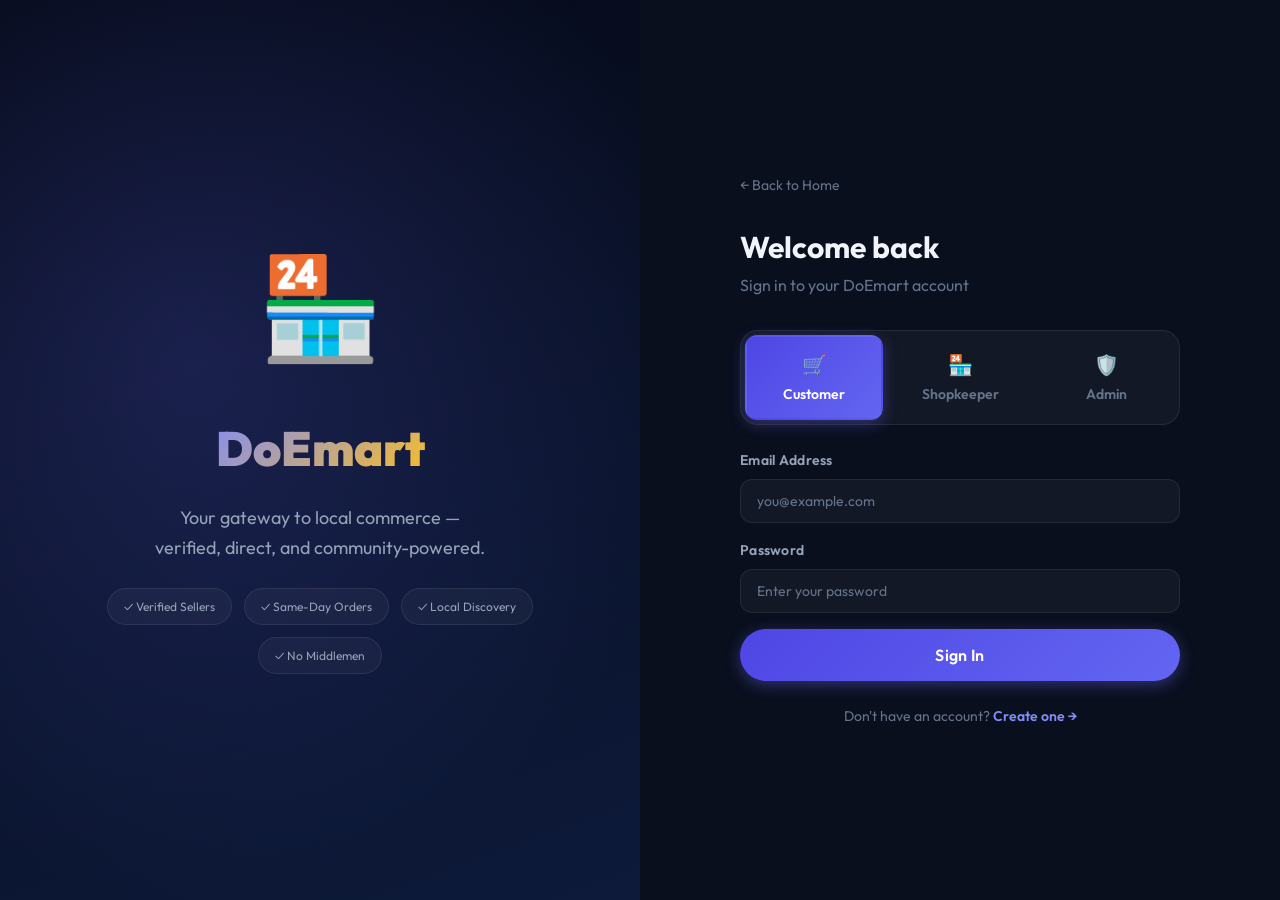
<file: frontend/pages/admin/dashboard.html>
<!DOCTYPE html>
<html lang="en">
<head>
  <meta charset="UTF-8">
  <meta name="viewport" content="width=device-width, initial-scale=1.0">
  <title>Admin Dashboard — DoEmart</title>
  <link rel="stylesheet" href="../../assets/css/main.css">
</head>
<body>

<!-- ── Sidebar ── -->
<aside class="sidebar">
  <div class="sidebar-logo">
    <div class="logo-text">DoEmart</div>
    <div class="logo-sub">Admin Panel</div>
  </div>
  <nav class="sidebar-nav">
    <a href="dashboard.html" class="active" id="nav-dashboard">
      <svg class="nav-icon" fill="none" stroke="currentColor" viewBox="0 0 24 24"><path stroke-linecap="round" stroke-linejoin="round" stroke-width="2" d="M3 12l2-2m0 0l7-7 7 7M5 10v10a1 1 0 001 1h3m10-11l2 2m-2-2v10a1 1 0 01-1 1h-3m-6 0a1 1 0 001-1v-4a1 1 0 011-1h2a1 1 0 011 1v4a1 1 0 001 1m-6 0h6"/></svg>
      Dashboard
    </a>
    <a href="users.html" id="nav-users">
      <svg class="nav-icon" fill="none" stroke="currentColor" viewBox="0 0 24 24"><path stroke-linecap="round" stroke-linejoin="round" stroke-width="2" d="M17 20h5v-2a3 3 0 00-5.356-1.857M17 20H7m10 0v-2c0-.656-.126-1.283-.356-1.857M7 20H2v-2a3 3 0 015.356-1.857M7 20v-2c0-.656.126-1.283.356-1.857m0 0a5.002 5.002 0 019.288 0M15 7a3 3 0 11-6 0 3 3 0 016 0z"/></svg>
      Manage Users
    </a>
    <a href="shops.html" id="nav-shops">
      <svg class="nav-icon" fill="none" stroke="currentColor" viewBox="0 0 24 24"><path stroke-linecap="round" stroke-linejoin="round" stroke-width="2" d="M3 3h2l.4 2M7 13h10l4-8H5.4M7 13L5.4 5M7 13l-2.293 2.293c-.63.63-.184 1.707.707 1.707H17m0 0a2 2 0 100 4 2 2 0 000-4zm-8 2a2 2 0 11-4 0 2 2 0 014 0z"/></svg>
      Manage Shops
    </a>
    <a href="orders.html" id="nav-orders">
      <svg class="nav-icon" fill="none" stroke="currentColor" viewBox="0 0 24 24"><path stroke-linecap="round" stroke-linejoin="round" stroke-width="2" d="M9 5H7a2 2 0 00-2 2v12a2 2 0 002 2h10a2 2 0 002-2V7a2 2 0 00-2-2h-2M9 5a2 2 0 002 2h2a2 2 0 002-2M9 5a2 2 0 012-2h2a2 2 0 012 2"/></svg>
      All Orders
    </a>
  </nav>
  <div class="sidebar-footer">
    <div class="sidebar-user">
      <div class="avatar" id="avatarInitial">A</div>
      <div class="user-info">
        <div class="user-name" id="userName">Admin</div>
        <div class="user-role">Administrator</div>
      </div>
    </div>
    <button class="btn btn-ghost btn-sm w-full mt-4" id="logoutBtn" style="margin-top:var(--space-3)">Sign Out</button>
  </div>
</aside>

<!-- ── Main ── -->
<main class="main-content">
  <div class="topbar animate-fade-in">
    <div>
      <h1 class="page-title">Dashboard</h1>
      <p class="page-subtitle">Platform overview and quick actions</p>
    </div>
    <button class="btn btn-primary" onclick="loadAll()">⟳ Refresh</button>
  </div>

  <!-- Stats -->
  <div class="stats-grid" id="statsGrid">
    <div class="loading-overlay" style="grid-column:1/-1"><div class="spinner"></div></div>
  </div>

  <!-- Pending approvals (2 columns) -->
  <div class="grid-2" style="margin-bottom:var(--space-8);">

    <!-- Pending Customers -->
    <div class="table-container animate-slide-up">
      <div class="table-header">
        <span class="table-title">⏳ Pending Customers</span>
        <a href="users.html" class="btn btn-ghost btn-sm">View All</a>
      </div>
      <div id="pendingUsersTable"><div class="loading-overlay"><div class="spinner"></div></div></div>
    </div>

    <!-- Pending Shops -->
    <div class="table-container animate-slide-up stagger-1">
      <div class="table-header">
        <span class="table-title">⏳ Pending Shops</span>
        <a href="shops.html" class="btn btn-ghost btn-sm">View All</a>
      </div>
      <div id="pendingShopsTable"><div class="loading-overlay"><div class="spinner"></div></div></div>
    </div>
  </div>

  <!-- Recent Orders -->
  <div class="table-container animate-slide-up stagger-2">
    <div class="table-header">
      <span class="table-title">📦 Recent Orders</span>
      <a href="orders.html" class="btn btn-ghost btn-sm">View All</a>
    </div>
    <div id="recentOrdersTable"><div class="loading-overlay"><div class="spinner"></div></div></div>
  </div>
</main>

<div class="toast-container"></div>
<script src="../../assets/js/api.js"></script>
<script src="../../assets/js/admin.js"></script>
<script>
  document.addEventListener("DOMContentLoaded", () => {
    if (!Auth.requireAuth("../../pages/login.html")) return;
    if (!Auth.requireRole("admin", "../../pages/login.html")) return;
    const user = Auth.getUser();
    if (user) {
      document.getElementById("userName").textContent = user.name;
      document.getElementById("avatarInitial").textContent = avatarInitials(user.name);
    }
    document.getElementById("logoutBtn").addEventListener("click", () => {
      Auth.clear(); window.location.href = "../../pages/login.html";
    });
    loadAll();
  });

  async function loadAll() {
    await Promise.all([loadStats(), loadPendingUsers(), loadPendingShops(), loadRecentOrders()]);
  }
</script>
</body>
</html>
</file>
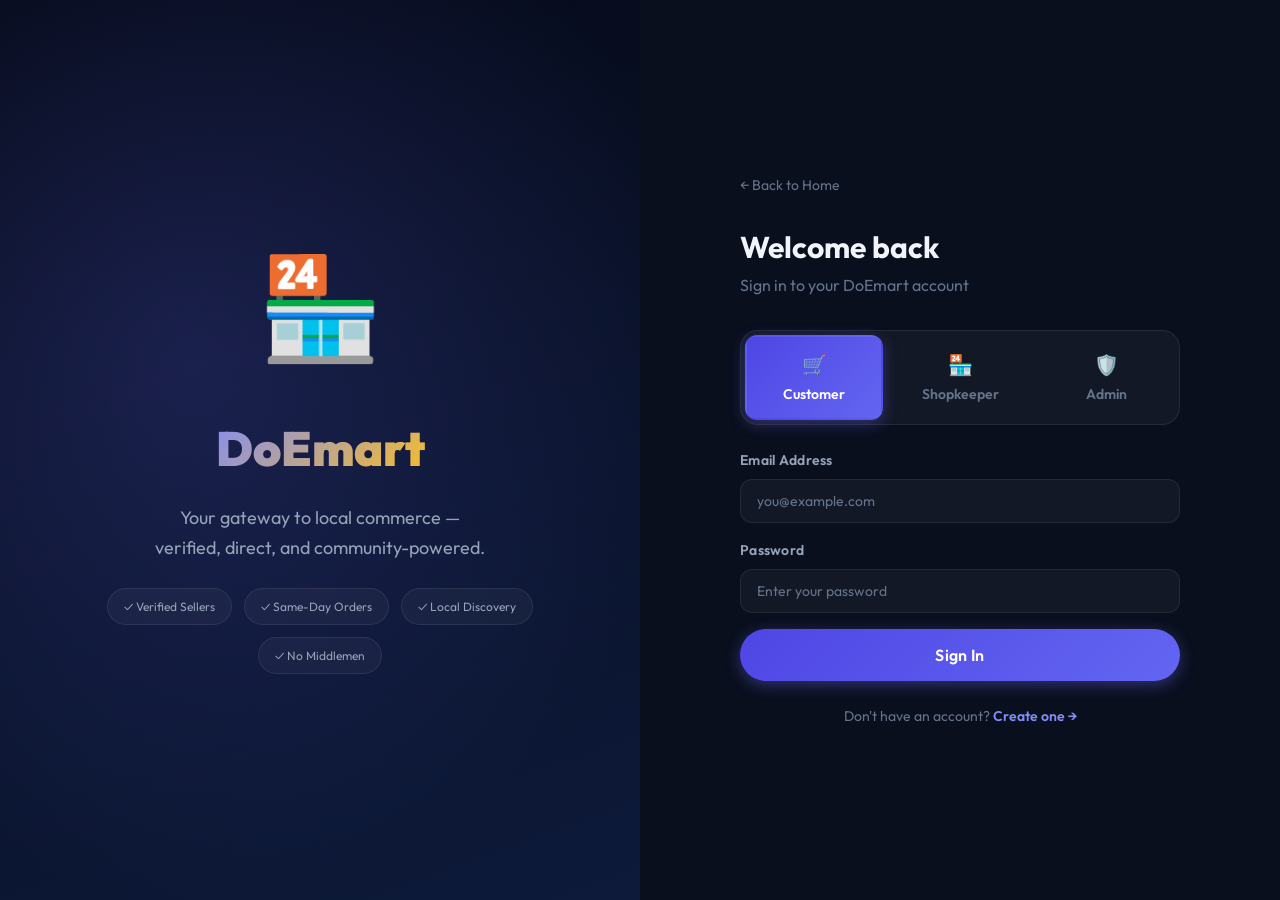
<file: frontend/pages/admin/orders.html>
<!DOCTYPE html>
<html lang="en">
<head>
  <meta charset="UTF-8"><meta name="viewport" content="width=device-width, initial-scale=1.0">
  <title>All Orders — DoEmart Admin</title>
  <link rel="stylesheet" href="../../assets/css/main.css">
</head>
<body>
<aside class="sidebar">
  <div class="sidebar-logo"><div class="logo-text">DoEmart</div><div class="logo-sub">Admin Panel</div></div>
  <nav class="sidebar-nav">
    <a href="dashboard.html">🏠 Dashboard</a>
    <a href="users.html">👥 Manage Users</a>
    <a href="shops.html">🏪 Manage Shops</a>
    <a href="orders.html" class="active">📦 All Orders</a>
  </nav>
  <div class="sidebar-footer">
    <div class="sidebar-user"><div class="avatar" id="avatarInitial">A</div><div class="user-info"><div class="user-name" id="userName">Admin</div><div class="user-role">Administrator</div></div></div>
    <button class="btn btn-ghost btn-sm w-full" id="logoutBtn" style="margin-top:var(--space-3)">Sign Out</button>
  </div>
</aside>
<main class="main-content">
  <div class="topbar animate-fade-in">
    <div><h1 class="page-title">All Orders</h1><p class="page-subtitle">Monitor every transaction on the platform</p></div>
    <button class="btn btn-primary" onclick="loadRecentOrders()">⟳ Refresh</button>
  </div>
  <div class="table-container animate-slide-up">
    <div class="table-header"><span class="table-title">Order History</span></div>
    <div id="allOrdersTable"><div class="loading-overlay"><div class="spinner"></div></div></div>
  </div>
</main>
<div class="toast-container"></div>
<script src="../../assets/js/api.js"></script>
<script src="../../assets/js/admin.js"></script>
<script>
  document.addEventListener("DOMContentLoaded", () => {
    if (!Auth.requireAuth("../../pages/login.html")) return;
    if (!Auth.requireRole("admin","../../pages/login.html")) return;
    const user = Auth.getUser();
    if (user) { document.getElementById("userName").textContent = user.name; document.getElementById("avatarInitial").textContent = avatarInitials(user.name); }
    document.getElementById("logoutBtn").addEventListener("click", () => { Auth.clear(); window.location.href = "../../pages/login.html"; });
    loadRecentOrders();
  });
</script>
</body>
</html>
</file>
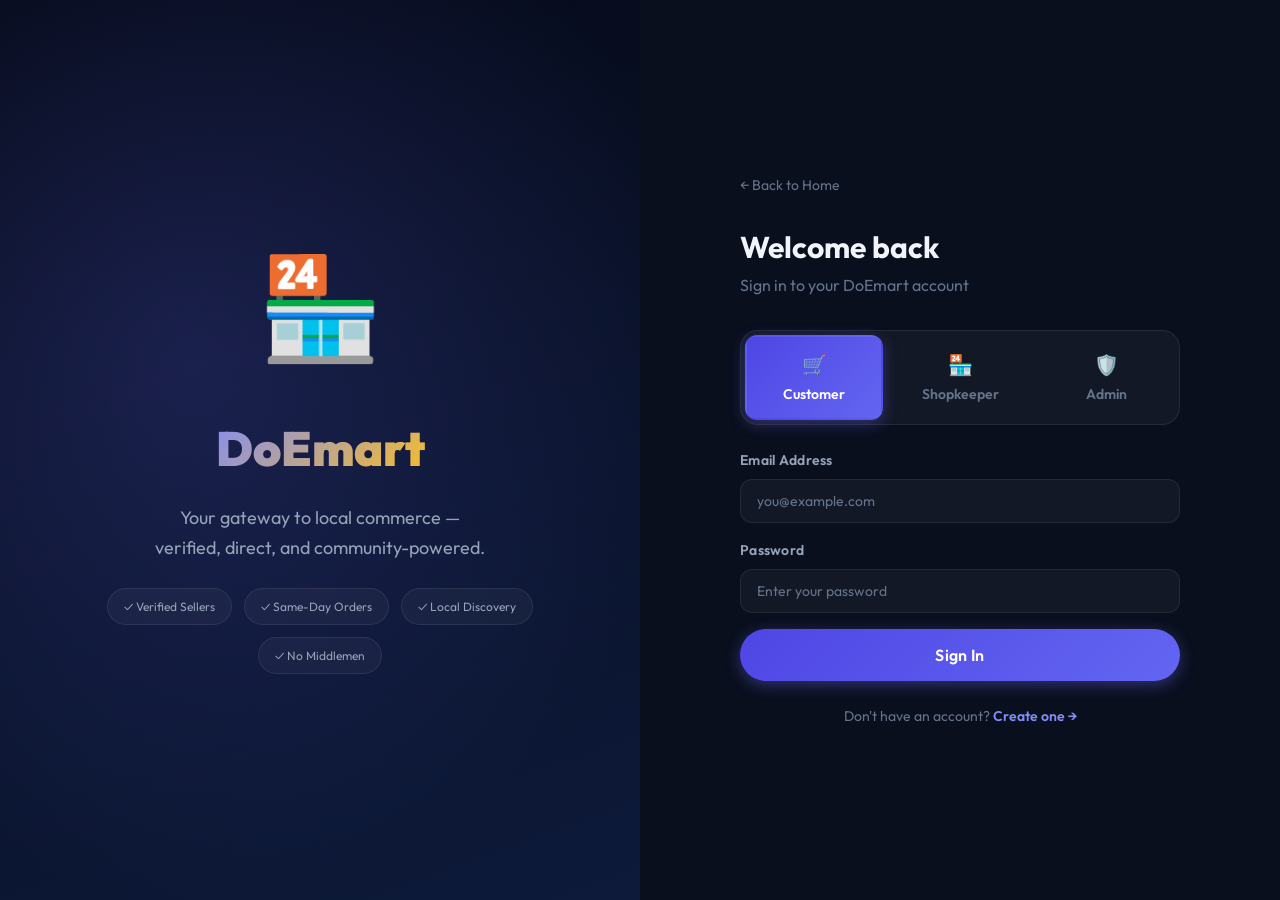
<file: frontend/pages/admin/shops.html>
<!DOCTYPE html>
<html lang="en">
<head>
  <meta charset="UTF-8"><meta name="viewport" content="width=device-width, initial-scale=1.0">
  <title>Manage Shops — DoEmart Admin</title>
  <link rel="stylesheet" href="../../assets/css/main.css">
</head>
<body>
<aside class="sidebar">
  <div class="sidebar-logo"><div class="logo-text">DoEmart</div><div class="logo-sub">Admin Panel</div></div>
  <nav class="sidebar-nav">
    <a href="dashboard.html">🏠 Dashboard</a>
    <a href="users.html">👥 Manage Users</a>
    <a href="shops.html" class="active">🏪 Manage Shops</a>
    <a href="orders.html">📦 All Orders</a>
  </nav>
  <div class="sidebar-footer">
    <div class="sidebar-user"><div class="avatar" id="avatarInitial">A</div><div class="user-info"><div class="user-name" id="userName">Admin</div><div class="user-role">Administrator</div></div></div>
    <button class="btn btn-ghost btn-sm w-full" id="logoutBtn" style="margin-top:var(--space-3)">Sign Out</button>
  </div>
</aside>
<main class="main-content">
  <div class="topbar animate-fade-in">
    <div><h1 class="page-title">Manage Shops</h1><p class="page-subtitle">Review and approve shopkeeper registrations</p></div>
    <button class="btn btn-primary" onclick="loadAllShops()">⟳ Refresh</button>
  </div>
  <div class="table-container animate-slide-up">
    <div class="table-header">
      <span class="table-title">All Shops</span>
    </div>
    <div id="allShopsTable"><div class="loading-overlay"><div class="spinner"></div></div></div>
  </div>
</main>
<div class="toast-container"></div>
<script src="../../assets/js/api.js"></script>
<script src="../../assets/js/admin.js"></script>
<script>
  document.addEventListener("DOMContentLoaded", () => {
    if (!Auth.requireAuth("../../pages/login.html")) return;
    if (!Auth.requireRole("admin","../../pages/login.html")) return;
    const user = Auth.getUser();
    if (user) { document.getElementById("userName").textContent = user.name; document.getElementById("avatarInitial").textContent = avatarInitials(user.name); }
    document.getElementById("logoutBtn").addEventListener("click", () => { Auth.clear(); window.location.href = "../../pages/login.html"; });
    loadAllShops();
  });
</script>
</body>
</html>
</file>
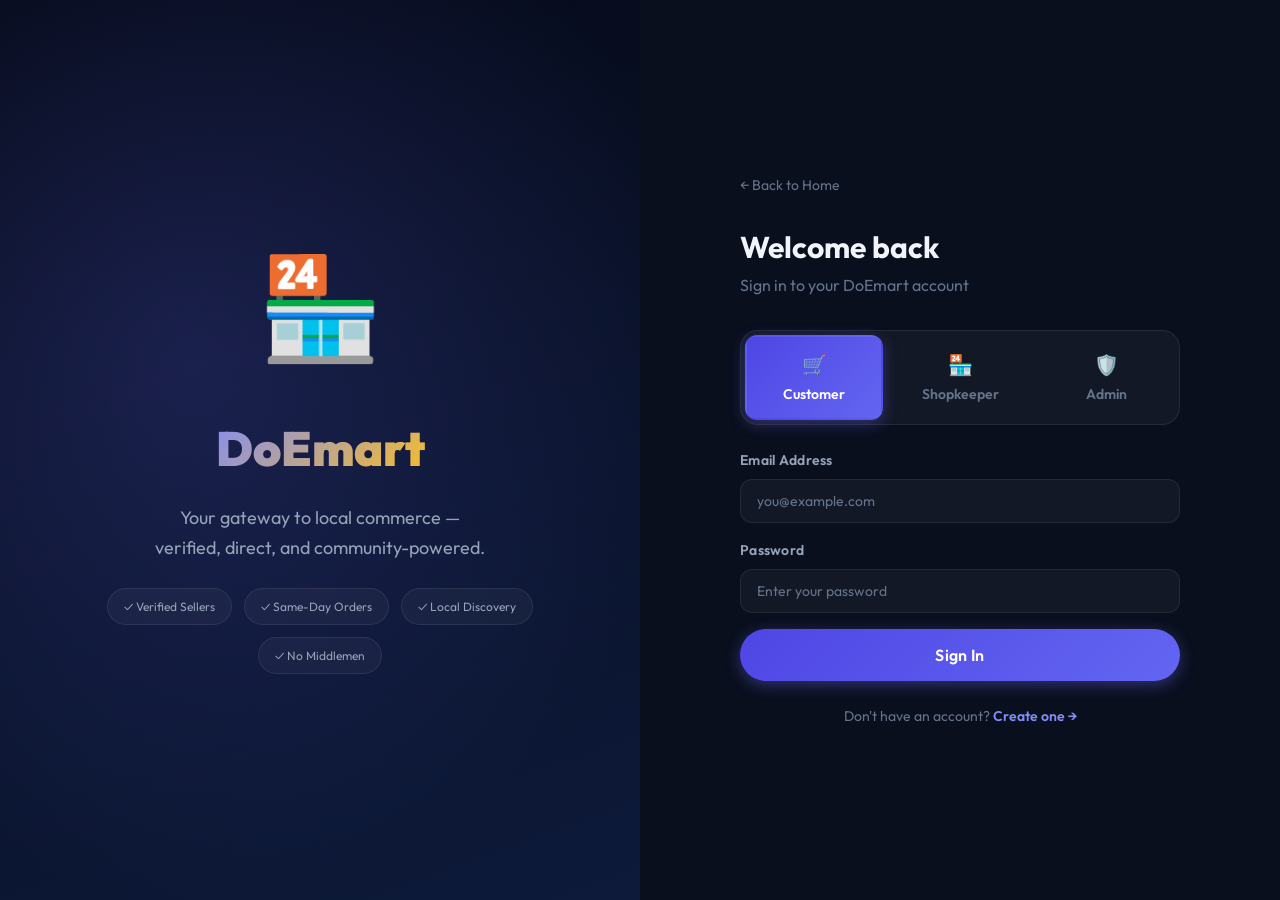
<file: frontend/pages/admin/users.html>
<!DOCTYPE html>
<html lang="en">
<head>
  <meta charset="UTF-8"><meta name="viewport" content="width=device-width, initial-scale=1.0">
  <title>Manage Users — DoEmart Admin</title>
  <link rel="stylesheet" href="../../assets/css/main.css">
</head>
<body>
<aside class="sidebar">
  <div class="sidebar-logo"><div class="logo-text">DoEmart</div><div class="logo-sub">Admin Panel</div></div>
  <nav class="sidebar-nav">
    <a href="dashboard.html">🏠 Dashboard</a>
    <a href="users.html" class="active">👥 Manage Users</a>
    <a href="shops.html">🏪 Manage Shops</a>
    <a href="orders.html">📦 All Orders</a>
  </nav>
  <div class="sidebar-footer">
    <div class="sidebar-user"><div class="avatar" id="avatarInitial">A</div><div class="user-info"><div class="user-name" id="userName">Admin</div><div class="user-role">Administrator</div></div></div>
    <button class="btn btn-ghost btn-sm w-full" id="logoutBtn" style="margin-top:var(--space-3)">Sign Out</button>
  </div>
</aside>
<main class="main-content">
  <div class="topbar animate-fade-in">
    <div><h1 class="page-title">Manage Users</h1><p class="page-subtitle">Review and approve customer registrations</p></div>
    <button class="btn btn-primary" onclick="loadAllUsers()">⟳ Refresh</button>
  </div>
  <div class="table-container animate-slide-up">
    <div class="table-header">
      <span class="table-title">All Customers</span>
      <div class="search-bar" style="width:260px">
        <svg class="search-icon" fill="none" stroke="currentColor" viewBox="0 0 24 24"><path stroke-linecap="round" stroke-linejoin="round" stroke-width="2" d="M21 21l-6-6m2-5a7 7 0 11-14 0 7 7 0 0114 0z"/></svg>
        <input class="form-input" type="text" id="userSearch" placeholder="Search users…">
      </div>
    </div>
    <div id="allUsersTable"><div class="loading-overlay"><div class="spinner"></div></div></div>
  </div>
</main>
<div class="toast-container"></div>
<script src="../../assets/js/api.js"></script>
<script src="../../assets/js/admin.js"></script>
<script>
  document.addEventListener("DOMContentLoaded", () => {
    if (!Auth.requireAuth("../../pages/login.html")) return;
    if (!Auth.requireRole("admin","../../pages/login.html")) return;
    const user = Auth.getUser();
    if (user) { document.getElementById("userName").textContent = user.name; document.getElementById("avatarInitial").textContent = avatarInitials(user.name); }
    document.getElementById("logoutBtn").addEventListener("click", () => { Auth.clear(); window.location.href = "../../pages/login.html"; });
    loadAllUsers();
  });
</script>
</body>
</html>
</file>
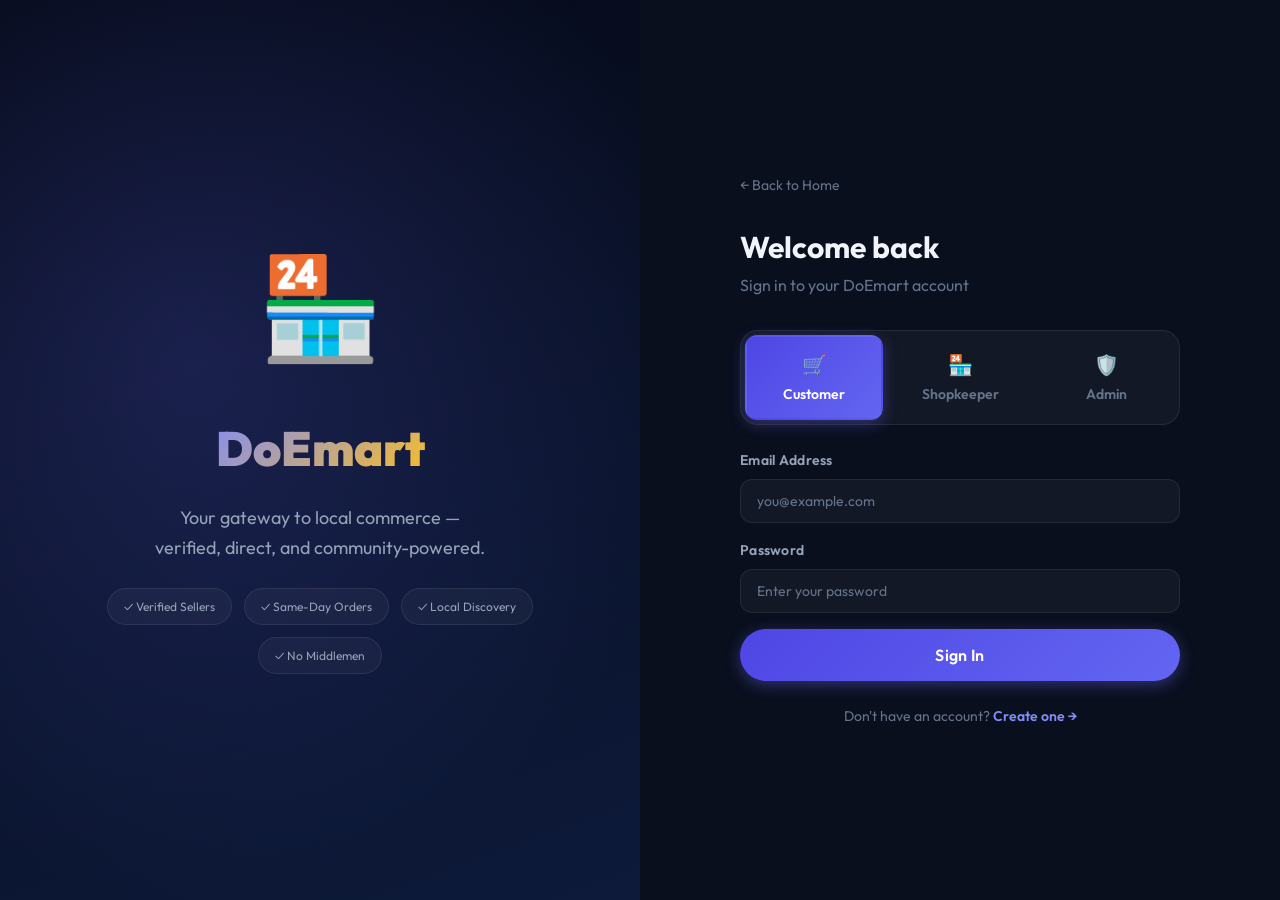
<file: frontend/pages/customer/cart.html>
<!DOCTYPE html>
<html lang="en">
<head>
  <meta charset="UTF-8"><meta name="viewport" content="width=device-width, initial-scale=1.0">
  <title>My Cart — DoEmart</title>
  <link rel="stylesheet" href="../../assets/css/main.css">
  <style>
    .topnav{position:sticky;top:0;z-index:100;background:rgba(10,15,30,0.9);backdrop-filter:blur(20px);border-bottom:1px solid var(--glass-border);display:flex;align-items:center;justify-content:space-between;padding:var(--space-4) var(--space-8);}
    .page-body { padding:var(--space-8); max-width:900px; margin:0 auto; }

    .cart-layout { display:grid;grid-template-columns:1fr 340px;gap:var(--space-6);align-items:start; }

    .cart-item {
      display:flex;align-items:center;gap:var(--space-4);
      padding:var(--space-4) 0;border-bottom:1px solid var(--glass-border);
    }
    .cart-item:last-child { border-bottom:none; }
    .cart-item-img { width:64px;height:64px;border-radius:var(--radius-md);background:var(--navy-700);overflow:hidden;flex-shrink:0;display:flex;align-items:center;justify-content:center;font-size:28px; }
    .cart-item-img img { width:100%;height:100%;object-fit:cover; }
    .cart-item-info { flex:1;min-width:0; }
    .cart-item-name { font-weight:700;margin-bottom:4px; }
    .cart-item-price { color:var(--indigo-400);font-weight:600; }
    .qty-control { display:flex;align-items:center;gap:var(--space-2); }
    .qty-btn { width:28px;height:28px;border-radius:var(--radius-full);background:var(--glass-bg);border:1px solid var(--glass-border);color:var(--text-primary);cursor:pointer;font-size:16px;display:flex;align-items:center;justify-content:center;transition:all var(--transition-fast); }
    .qty-btn:hover { background:var(--indigo-600);border-color:var(--indigo-500); }
    .qty-val { min-width:24px;text-align:center;font-weight:600; }

    .order-summary { background:var(--glass-bg);border:1px solid var(--glass-border);border-radius:var(--radius-xl);padding:var(--space-6); position:sticky;top:80px; }
    .summary-row { display:flex;justify-content:space-between;margin-bottom:var(--space-3);font-size:var(--font-size-sm); }
    .summary-row.total { font-size:var(--font-size-xl);font-weight:800;color:var(--text-primary);margin-top:var(--space-4);padding-top:var(--space-4);border-top:1px solid var(--glass-border); }

    @media(max-width:768px){.cart-layout{grid-template-columns:1fr;}.order-summary{position:static;}}
  </style>
</head>
<body>
<nav class="topnav">
  <a href="home.html" class="gradient-text" style="font-size:var(--font-size-xl);font-weight:900">← DoEmart</a>
  <div class="flex gap-3">
    <a href="orders.html" class="btn btn-ghost btn-sm">My Orders</a>
    <button class="btn btn-ghost btn-sm" id="logoutBtn">Sign Out</button>
  </div>
</nav>

<div class="page-body">
  <h1 style="margin-bottom:var(--space-6)">🛒 My Cart</h1>
  <div id="cartContent">
    <div class="loading-overlay"><div class="spinner"></div></div>
  </div>
</div>

<!-- ── Place Order Modal ── -->
<div class="modal-overlay" id="placeOrderModal">
  <div class="modal">
    <div class="modal-header"><h3 class="modal-title">Confirm Order</h3><button class="modal-close" data-modal-close>×</button></div>
    <form id="placeOrderForm" class="form-stack">
      <div class="form-group">
        <label class="form-label">Order Type</label>
        <select class="form-select" name="order_type" id="orderType">
          <option value="spot">Spot Billing (same-day)</option>
          <option value="advance">Advance Order</option>
        </select>
      </div>
      <div class="form-group">
        <label class="form-label">Delivery Address</label>
        <textarea class="form-textarea" name="delivery_address" id="deliveryAddress" rows="2" placeholder="Your full delivery address…"></textarea>
      </div>
      <div class="form-group">
        <label class="form-label">Special Instructions</label>
        <textarea class="form-textarea" name="notes" id="orderNotes" rows="2" placeholder="Any special requests…"></textarea>
      </div>
      <div class="modal-footer">
        <button type="button" class="btn btn-ghost" data-modal-close>Cancel</button>
        <button type="submit" class="btn btn-primary" id="placeOrderBtn">Place Order</button>
      </div>
    </form>
  </div>
</div>

<div class="toast-container"></div>
<script src="../../assets/js/api.js"></script>
<script src="../../assets/js/customer.js"></script>
<script>
  document.addEventListener("DOMContentLoaded", () => {
    if (!Auth.requireAuth("../../pages/login.html")) return;
    if (!Auth.requireRole("customer","../../pages/login.html")) return;
    document.getElementById("logoutBtn").addEventListener("click", () => { Auth.clear(); window.location.href = "../../pages/login.html"; });
    renderCart();
  });
</script>
</body>
</html>
</file>
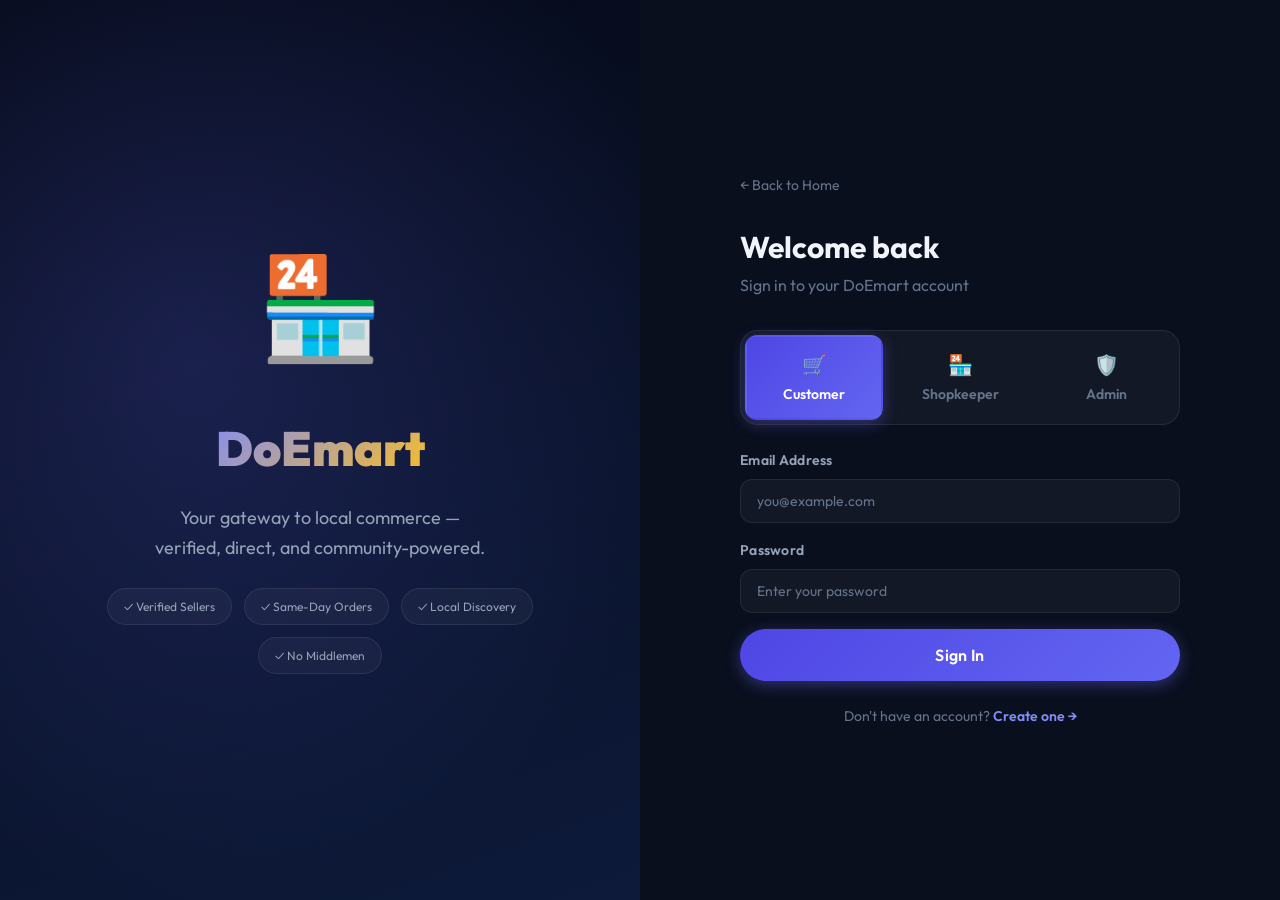
<file: frontend/pages/customer/home.html>
<!DOCTYPE html>
<html lang="en">
<head>
  <meta charset="UTF-8"><meta name="viewport" content="width=device-width, initial-scale=1.0">
  <title>Browse Shops — DoEmart</title>
  <link rel="stylesheet" href="../../assets/css/main.css">
  <style>
    body { background: var(--navy-900); }

    /* ── Top nav ── */
    .topnav {
      position: sticky; top: 0; z-index: 100;
      background: rgba(10,15,30,0.9); backdrop-filter: blur(20px);
      border-bottom: 1px solid var(--glass-border);
      display: flex; align-items: center; justify-content: space-between;
      padding: var(--space-4) var(--space-8); gap: var(--space-4);
    }
    .topnav-logo { font-size: var(--font-size-xl); font-weight: 900; }
    .topnav-right { display: flex; align-items: center; gap: var(--space-4); }

    /* ── Filter bar ── */
    .filter-bar {
      display: flex; gap: var(--space-3); flex-wrap: wrap;
      padding: var(--space-6) var(--space-8);
      background: var(--navy-950);
      border-bottom: 1px solid var(--glass-border);
    }
    .filter-bar .search-bar { flex: 1; min-width: 200px; }
    .filter-bar .form-input { min-width: 140px; }

    /* ── Page layout ── */
    .page-body { padding: var(--space-8); }

    /* ── Shop grid ── */
    .shops-grid {
      display: grid; grid-template-columns: repeat(auto-fill, minmax(300px, 1fr));
      gap: var(--space-6);
    }
    .shop-card {
      background: var(--glass-bg);
      border: 1px solid var(--glass-border);
      border-radius: var(--radius-xl);
      overflow: hidden;
      transition: all var(--transition-normal);
      cursor: pointer;
    }
    .shop-card:hover { transform: translateY(-5px); box-shadow: var(--shadow-glow-indigo); border-color: rgba(99,102,241,0.3); }
    .shop-cover {
      height: 120px;
      background: linear-gradient(135deg, var(--navy-700), var(--navy-600));
      display: flex; align-items: center; justify-content: center;
      font-size: 52px; position: relative;
    }
    .shop-logo-img { width: 100%; height: 100%; object-fit: cover; }
    .shop-body { padding: var(--space-5); }
    .shop-name { font-size: var(--font-size-lg); font-weight: 700; margin-bottom: var(--space-2); }
    .shop-meta { display: flex; flex-wrap: wrap; gap: var(--space-2); margin: var(--space-3) 0; }
    .shop-location { font-size: var(--font-size-xs); color: var(--text-muted); display: flex; align-items: center; gap: 4px; }
    .shop-rating { display: flex; align-items: center; gap: var(--space-2); font-size: var(--font-size-sm); }

    /* ── Cart FAB ── */
    .cart-fab {
      position: fixed; bottom: var(--space-8); right: var(--space-8);
      width: 64px; height: 64px;
      background: linear-gradient(135deg, var(--indigo-600), var(--indigo-500));
      border-radius: var(--radius-full);
      display: flex; align-items: center; justify-content: center;
      font-size: 28px; cursor: pointer;
      box-shadow: 0 8px 30px rgba(99,102,241,0.5);
      transition: all var(--transition-normal);
      border: none; z-index: 50;
    }
    .cart-fab:hover { transform: scale(1.1); box-shadow: 0 12px 40px rgba(99,102,241,0.6); }
    .cart-badge {
      position: absolute; top: -6px; right: -6px;
      background: var(--rose-500); color: #fff;
      width: 22px; height: 22px; border-radius: var(--radius-full);
      font-size: 11px; font-weight: 700;
      display: flex; align-items: center; justify-content: center;
    }

    @media (max-width: 640px) {
      .topnav { padding: var(--space-4); }
      .filter-bar { padding: var(--space-4); }
      .page-body { padding: var(--space-4); }
    }
  </style>
</head>
<body>

<!-- ── Top Nav ── -->
<nav class="topnav">
  <div class="topnav-logo gradient-text">DoEmart</div>
  <div class="topnav-right">
    <a href="orders.html" class="btn btn-ghost btn-sm">My Orders</a>
    <div class="sidebar-user" style="background:transparent;border:none;padding:0;gap:var(--space-2)">
      <div class="avatar" id="avatarInitial" style="width:36px;height:36px">C</div>
      <span class="text-sm fw-600" id="userName">Customer</span>
    </div>
    <button class="btn btn-ghost btn-sm" id="logoutBtn">Sign Out</button>
  </div>
</nav>

<!-- ── Filter Bar ── -->
<div class="filter-bar">
  <div class="search-bar">
    <svg class="search-icon" fill="none" stroke="currentColor" viewBox="0 0 24 24"><path stroke-linecap="round" stroke-linejoin="round" stroke-width="2" d="M21 21l-6-6m2-5a7 7 0 11-14 0 7 7 0 0114 0z"/></svg>
    <input class="form-input" type="text" id="searchInput" placeholder="Search shops or products…">
  </div>
  <input class="form-input" type="text" id="cityInput" placeholder="📍 City">
  <input class="form-input" type="text" id="pincodeInput" placeholder="Pincode" maxlength="6" style="width:120px">
  <select class="form-select" id="categoryFilter" style="width:160px">
    <option value="">All Categories</option>
    <option>Grocery</option><option>Clothing</option><option>Electronics</option>
    <option>Pharmacy</option><option>Bakery</option><option>Stationery</option>
    <option>Hardware</option><option>Vegetables</option><option>Dairy</option><option>General Store</option>
  </select>
  <button class="btn btn-primary" id="searchBtn">Search</button>
  <button class="btn btn-ghost" id="clearBtn">Clear</button>
</div>

<!-- ── Page Body ── -->
<div class="page-body">
  <div class="flex items-center justify-between mb-6">
    <h2 style="font-size:var(--font-size-2xl);font-weight:800">Local Shops Near You</h2>
    <span class="text-muted text-sm" id="shopCount"></span>
  </div>
  <div class="shops-grid" id="shopsGrid">
    <div class="loading-overlay" style="grid-column:1/-1"><div class="spinner"></div><span>Finding shops…</span></div>
  </div>
</div>

<!-- ── Cart FAB ── -->
<button class="cart-fab" id="cartFab" onclick="window.location.href='cart.html'" style="display:none">
  🛒
  <span class="cart-badge" id="cartCount">0</span>
</button>

<div class="toast-container"></div>
<script src="../../assets/js/api.js"></script>
<script src="../../assets/js/customer.js"></script>
<script>
  document.addEventListener("DOMContentLoaded", () => {
    if (!Auth.requireAuth("../../pages/login.html")) return;
    if (!Auth.requireRole("customer","../../pages/login.html")) return;
    const user = Auth.getUser();
    if (user) { document.getElementById("userName").textContent = user.name; document.getElementById("avatarInitial").textContent = avatarInitials(user.name); }
    document.getElementById("logoutBtn").addEventListener("click", () => { Auth.clear(); window.location.href = "../../pages/login.html"; });

    document.getElementById("searchBtn").addEventListener("click", searchShops);
    document.getElementById("clearBtn").addEventListener("click", () => {
      document.getElementById("searchInput").value = "";
      document.getElementById("cityInput").value = "";
      document.getElementById("pincodeInput").value = "";
      document.getElementById("categoryFilter").value = "";
      searchShops();
    });
    ["searchInput","cityInput","pincodeInput"].forEach(id => {
      document.getElementById(id).addEventListener("keydown", e => { if (e.key === "Enter") searchShops(); });
    });

    updateCartBadge();
    searchShops();
  });
</script>
</body>
</html>
</file>
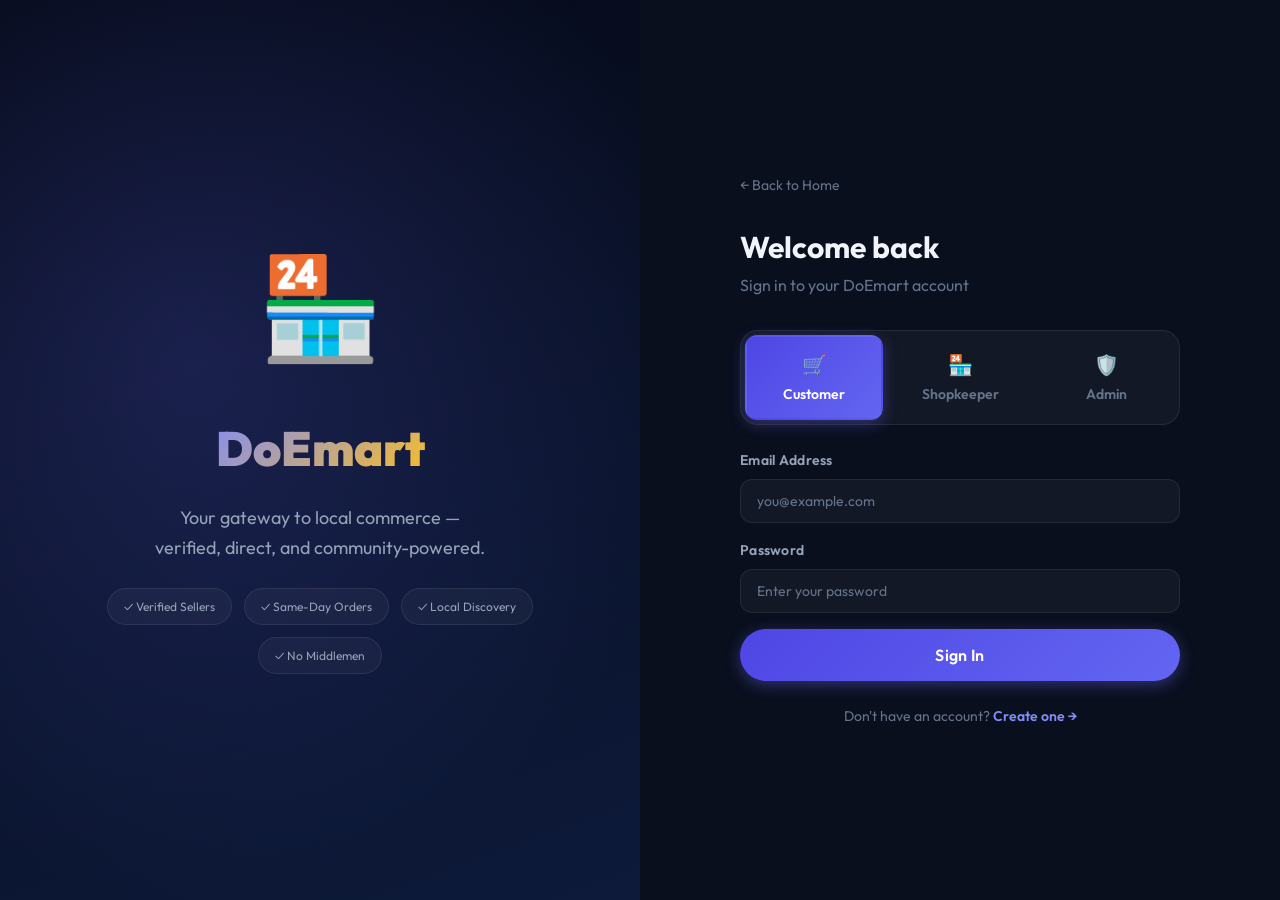
<file: frontend/pages/customer/orders.html>
<!DOCTYPE html>
<html lang="en">
<head>
  <meta charset="UTF-8"><meta name="viewport" content="width=device-width, initial-scale=1.0">
  <title>My Orders — DoEmart</title>
  <link rel="stylesheet" href="../../assets/css/main.css">
  <style>
    .topnav{position:sticky;top:0;z-index:100;background:rgba(10,15,30,0.9);backdrop-filter:blur(20px);border-bottom:1px solid var(--glass-border);display:flex;align-items:center;justify-content:space-between;padding:var(--space-4) var(--space-8);}
    .page-body { padding:var(--space-8); max-width:900px; }

    .order-card {
      background:var(--glass-bg);border:1px solid var(--glass-border);
      border-radius:var(--radius-xl);padding:var(--space-5);
      margin-bottom:var(--space-4);
      transition:all var(--transition-normal);
    }
    .order-card:hover { border-color:rgba(99,102,241,0.25); }
    .order-header { display:flex;align-items:center;justify-content:space-between;flex-wrap:wrap;gap:var(--space-3); }
    .order-items { margin-top:var(--space-4);padding-top:var(--space-4);border-top:1px solid var(--glass-border); }
    .order-item-row { display:flex;justify-content:space-between;font-size:var(--font-size-sm);padding:var(--space-1) 0;color:var(--text-secondary); }
    .order-footer { margin-top:var(--space-4);display:flex;align-items:center;justify-content:space-between;flex-wrap:wrap;gap:var(--space-3); }
  </style>
</head>
<body>
<nav class="topnav">
  <a href="home.html" class="gradient-text" style="font-size:var(--font-size-xl);font-weight:900">← DoEmart</a>
  <button class="btn btn-ghost btn-sm" id="logoutBtn">Sign Out</button>
</nav>

<div class="page-body">
  <h1 style="margin-bottom:var(--space-6)">📦 My Orders</h1>
  <div id="ordersContainer">
    <div class="loading-overlay"><div class="spinner"></div></div>
  </div>
</div>

<div class="toast-container"></div>
<script src="../../assets/js/api.js"></script>
<script src="../../assets/js/customer.js"></script>
<script>
  document.addEventListener("DOMContentLoaded", () => {
    if (!Auth.requireAuth("../../pages/login.html")) return;
    if (!Auth.requireRole("customer","../../pages/login.html")) return;
    document.getElementById("logoutBtn").addEventListener("click", () => { Auth.clear(); window.location.href = "../../pages/login.html"; });
    loadMyOrders();
  });
</script>
</body>
</html>
</file>
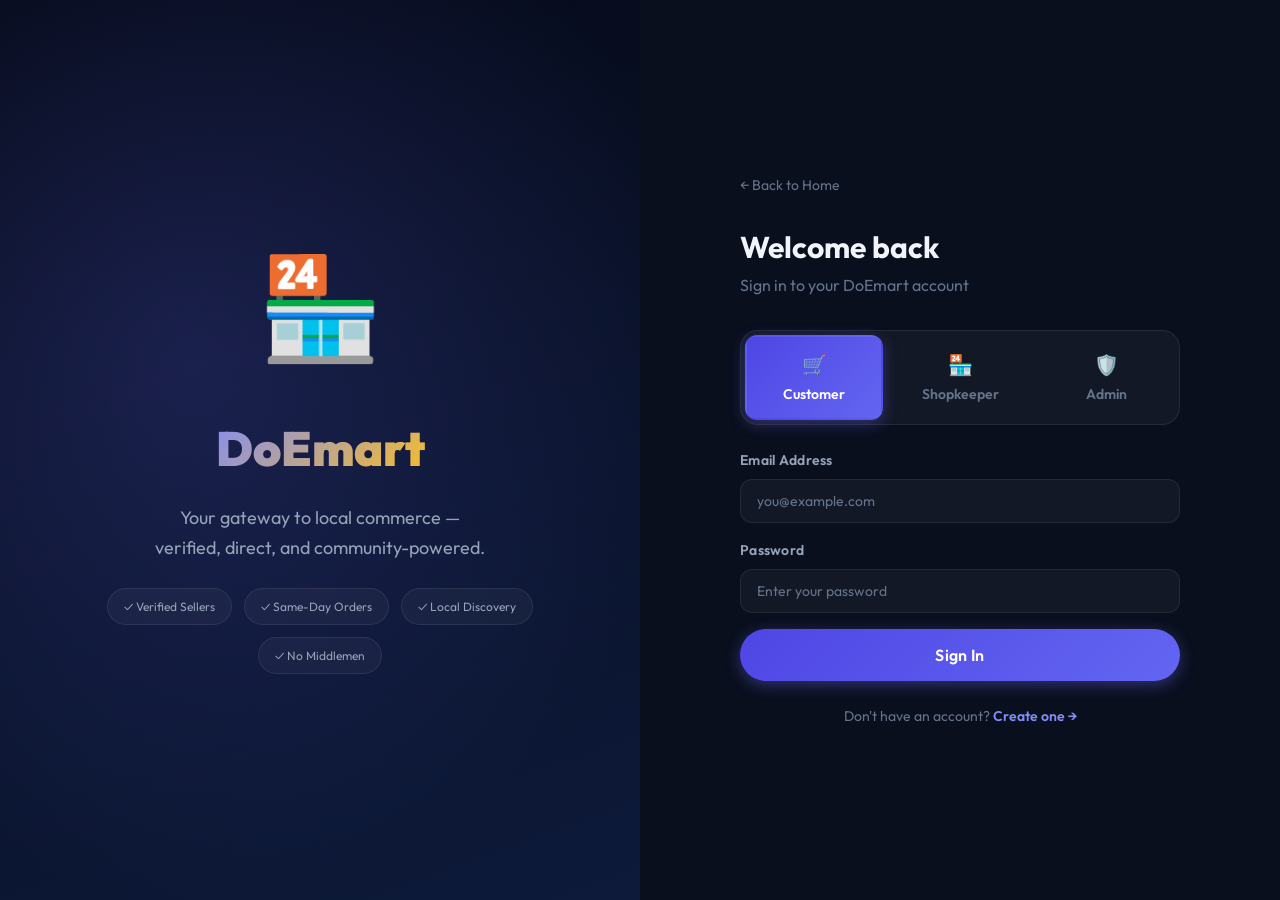
<file: frontend/pages/customer/shop.html>
<!DOCTYPE html>
<html lang="en">
<head>
  <meta charset="UTF-8"><meta name="viewport" content="width=device-width, initial-scale=1.0">
  <title>Shop — DoEmart</title>
  <link rel="stylesheet" href="../../assets/css/main.css">
  <style>
    .topnav { position:sticky;top:0;z-index:100;background:rgba(10,15,30,0.9);backdrop-filter:blur(20px);border-bottom:1px solid var(--glass-border);display:flex;align-items:center;justify-content:space-between;padding:var(--space-4) var(--space-8);gap:var(--space-4); }
    .topnav-logo { font-size:var(--font-size-xl);font-weight:900; }

    .shop-hero {
      background: linear-gradient(135deg, var(--navy-950), #0d1a3a);
      border-bottom: 1px solid var(--glass-border);
      padding: var(--space-10) var(--space-8);
    }
    .shop-hero-inner { max-width:900px; display:flex; gap:var(--space-6); align-items:center; }
    .shop-avatar {
      width: 100px; height: 100px; border-radius: var(--radius-xl);
      background: linear-gradient(135deg, var(--indigo-600), var(--navy-600));
      display: flex; align-items: center; justify-content: center;
      font-size: 44px; flex-shrink: 0;
      border: 2px solid var(--glass-border);
      overflow: hidden;
    }
    .shop-avatar img { width:100%;height:100%;object-fit:cover; }
    .shop-info h1 { font-size:var(--font-size-3xl); margin-bottom:var(--space-2); }
    .shop-chips { display:flex;gap:var(--space-3);flex-wrap:wrap;margin-top:var(--space-3); }

    .page-body { padding: var(--space-8); max-width: 1100px; }
    .section-title { font-size:var(--font-size-xl);font-weight:800;margin-bottom:var(--space-5); }

    .products-grid {
      display: grid; grid-template-columns: repeat(auto-fill,minmax(240px,1fr));
      gap: var(--space-5);
    }
    .product-card {
      background:var(--glass-bg);border:1px solid var(--glass-border);
      border-radius:var(--radius-lg);overflow:hidden;
      transition:all var(--transition-normal);
    }
    .product-card:hover { transform:translateY(-3px);box-shadow:var(--shadow-md);border-color:rgba(99,102,241,0.25); }
    .product-img-box {
      height:160px;background:linear-gradient(135deg,var(--navy-700),var(--navy-600));
      display:flex;align-items:center;justify-content:center;font-size:44px;overflow:hidden;
    }
    .product-img-box img { width:100%;height:100%;object-fit:cover; }
    .product-body { padding:var(--space-4); }
    .product-name { font-weight:700;margin-bottom:var(--space-2); }
    .product-price { font-size:var(--font-size-xl);font-weight:800;color:var(--indigo-400); }
    .product-actions { padding:var(--space-3) var(--space-4);border-top:1px solid var(--glass-border); }

    .reviews-list { display:flex;flex-direction:column;gap:var(--space-4); }
    .review-item { background:var(--glass-bg);border:1px solid var(--glass-border);border-radius:var(--radius-md);padding:var(--space-4); }

    .cart-fab { position:fixed;bottom:var(--space-8);right:var(--space-8);width:64px;height:64px;background:linear-gradient(135deg,var(--indigo-600),var(--indigo-500));border-radius:var(--radius-full);display:flex;align-items:center;justify-content:center;font-size:28px;cursor:pointer;box-shadow:0 8px 30px rgba(99,102,241,0.5);transition:all var(--transition-normal);border:none;z-index:50; }
    .cart-fab:hover { transform:scale(1.1); }
    .cart-badge { position:absolute;top:-6px;right:-6px;background:var(--rose-500);color:#fff;width:22px;height:22px;border-radius:var(--radius-full);font-size:11px;font-weight:700;display:flex;align-items:center;justify-content:center; }

    /* Size picker */
    .size-picker { display:flex;gap:var(--space-2);flex-wrap:wrap;margin-top:var(--space-2); }
    .size-btn { padding:4px 12px;border-radius:var(--radius-full);background:var(--glass-bg);border:1px solid var(--glass-border);color:var(--text-secondary);font-size:var(--font-size-xs);cursor:pointer;transition:all var(--transition-fast); }
    .size-btn.selected,.size-btn:hover { background:rgba(99,102,241,0.15);border-color:var(--indigo-500);color:var(--indigo-400); }

    /* Review modal */
    .star-select { display:flex;gap:var(--space-2);font-size:28px;cursor:pointer; }
    .star-select .s { color:var(--glass-border);transition:color var(--transition-fast); }
    .star-select .s.on { color:var(--amber-400); }
  </style>
</head>
<body>
<nav class="topnav">
  <a href="home.html" class="topnav-logo gradient-text">← DoEmart</a>
  <div class="flex gap-3 items-center">
    <a href="orders.html" class="btn btn-ghost btn-sm">My Orders</a>
    <button class="btn btn-ghost btn-sm" id="logoutBtn">Sign Out</button>
  </div>
</nav>

<!-- ── Shop Hero ── -->
<div class="shop-hero" id="shopHero">
  <div class="loading-overlay"><div class="spinner"></div></div>
</div>

<!-- ── Products ── -->
<div class="page-body">
  <div id="productsSection" class="hidden">
    <h3 class="section-title">Available Products</h3>
    <div class="products-grid" id="productsGrid"></div>
  </div>

  <div class="divider" style="margin:var(--space-10) 0"></div>

  <!-- Reviews -->
  <div id="reviewsSection">
    <div class="flex items-center justify-between mb-5">
      <h3 class="section-title" style="margin:0">Customer Reviews</h3>
      <button class="btn btn-ghost btn-sm" onclick="openModal('reviewModal')">+ Write a Review</button>
    </div>
    <div class="reviews-list" id="reviewsList">
      <div class="loading-overlay"><div class="spinner"></div></div>
    </div>
  </div>
</div>

<!-- ── Cart FAB ── -->
<button class="cart-fab" onclick="window.location.href='cart.html'" style="display:none" id="cartFab">
  🛒<span class="cart-badge" id="cartCount">0</span>
</button>

<!-- ── Review Modal ── -->
<div class="modal-overlay" id="reviewModal">
  <div class="modal">
    <div class="modal-header"><h3 class="modal-title">Write a Review</h3><button class="modal-close" data-modal-close>×</button></div>
    <form id="reviewForm">
      <div class="form-group mb-4">
        <label class="form-label">Your Rating *</label>
        <div class="star-select" id="starSelect">
          <span class="s" data-v="1">★</span><span class="s" data-v="2">★</span>
          <span class="s" data-v="3">★</span><span class="s" data-v="4">★</span><span class="s" data-v="5">★</span>
        </div>
        <input type="hidden" id="ratingVal" name="rating" value="0">
      </div>
      <div class="form-group">
        <label class="form-label">Your Review</label>
        <textarea class="form-textarea" name="comment" placeholder="Share your experience…" rows="3"></textarea>
      </div>
      <div class="modal-footer">
        <button type="button" class="btn btn-ghost" data-modal-close>Cancel</button>
        <button type="submit" class="btn btn-primary" id="reviewSubmitBtn">Submit Review</button>
      </div>
    </form>
  </div>
</div>

<div class="toast-container"></div>
<script src="../../assets/js/api.js"></script>
<script src="../../assets/js/customer.js"></script>
<script>
  document.addEventListener("DOMContentLoaded", () => {
    if (!Auth.requireAuth("../../pages/login.html")) return;
    if (!Auth.requireRole("customer","../../pages/login.html")) return;
    document.getElementById("logoutBtn").addEventListener("click", () => { Auth.clear(); window.location.href = "../../pages/login.html"; });

    // Star rating
    let selectedRating = 0;
    document.querySelectorAll(".star-select .s").forEach(star => {
      star.addEventListener("click", () => {
        selectedRating = parseInt(star.dataset.v);
        document.getElementById("ratingVal").value = selectedRating;
        document.querySelectorAll(".star-select .s").forEach((s,i) => s.classList.toggle("on", i < selectedRating));
      });
      star.addEventListener("mouseenter", () => {
        const v = parseInt(star.dataset.v);
        document.querySelectorAll(".star-select .s").forEach((s,i) => s.classList.toggle("on", i < v));
      });
    });
    document.getElementById("starSelect").addEventListener("mouseleave", () => {
      document.querySelectorAll(".star-select .s").forEach((s,i) => s.classList.toggle("on", i < selectedRating));
    });

    updateCartBadge();
    const sid = new URLSearchParams(window.location.search).get("id");
    if (sid) loadShopDetail(sid);
    else window.location.href = "home.html";
  });
</script>
</body>
</html>
</file>
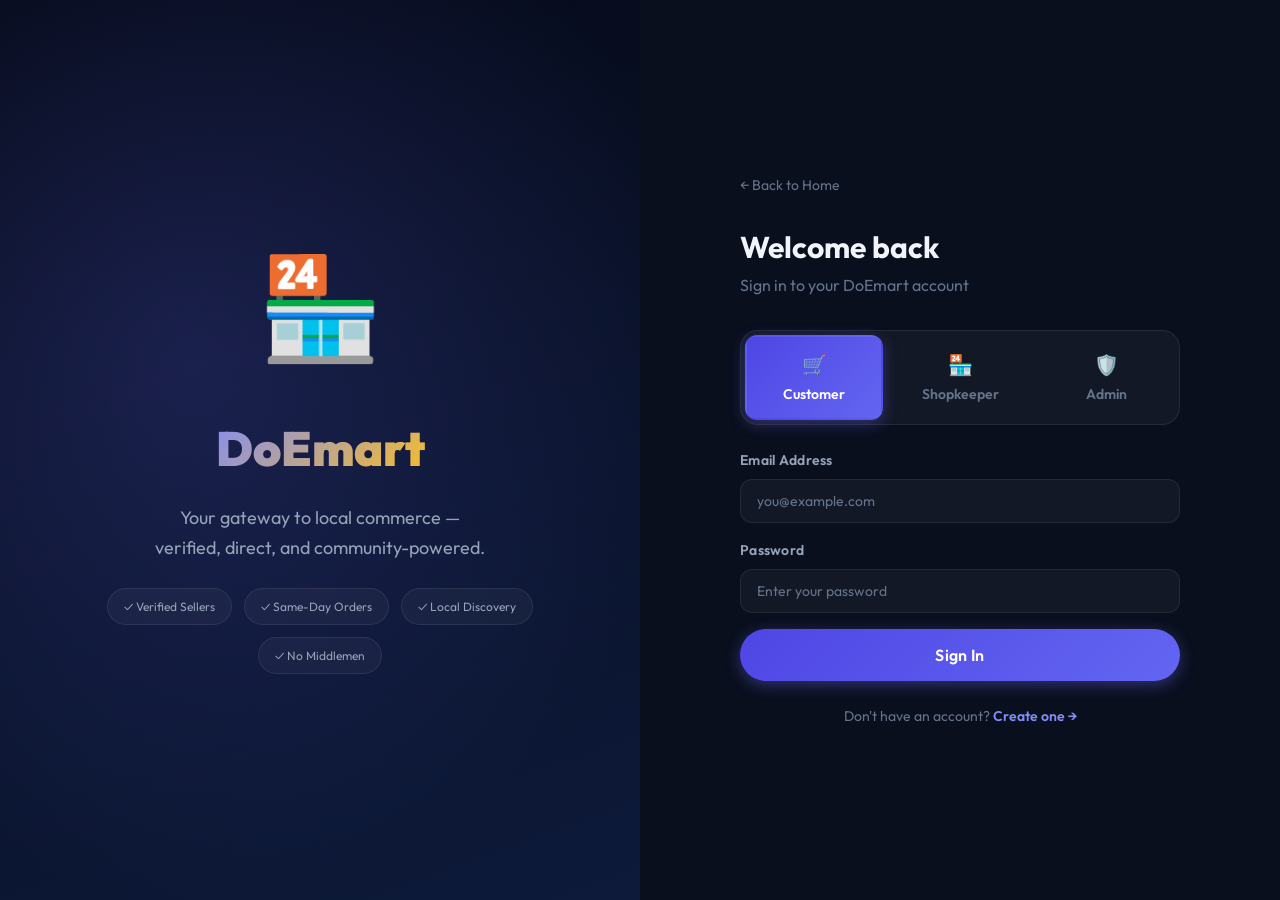
<file: frontend/pages/shopkeeper/dashboard.html>
<!DOCTYPE html>
<html lang="en">
<head>
  <meta charset="UTF-8"><meta name="viewport" content="width=device-width, initial-scale=1.0">
  <title>Shopkeeper Dashboard — DoEmart</title>
  <link rel="stylesheet" href="../../assets/css/main.css">
</head>
<body>
<aside class="sidebar">
  <div class="sidebar-logo"><div class="logo-text">DoEmart</div><div class="logo-sub">My Shop</div></div>
  <nav class="sidebar-nav">
    <a href="dashboard.html" class="active">🏠 Dashboard</a>
    <a href="products.html">📦 My Products</a>
    <a href="orders.html">🛒 Incoming Orders</a>
  </nav>
  <div class="sidebar-footer">
    <div class="sidebar-user"><div class="avatar" id="avatarInitial">S</div><div class="user-info"><div class="user-name" id="userName">Shopkeeper</div><div class="user-role">Shopkeeper</div></div></div>
    <button class="btn btn-ghost btn-sm w-full" id="logoutBtn" style="margin-top:var(--space-3)">Sign Out</button>
  </div>
</aside>
<main class="main-content">
  <div class="topbar animate-fade-in">
    <div>
      <h1 class="page-title">My Dashboard</h1>
      <p class="page-subtitle" id="shopSubtitle">Welcome to your shop manager</p>
    </div>
    <button class="btn btn-primary" onclick="loadDashboard()">⟳ Refresh</button>
  </div>

  <div class="stats-grid" id="statsGrid">
    <div class="loading-overlay" style="grid-column:1/-1"><div class="spinner"></div></div>
  </div>

  <div class="table-container animate-slide-up mt-6" style="margin-top:var(--space-6)">
    <div class="table-header">
      <span class="table-title">🕐 Recent Orders</span>
      <a href="orders.html" class="btn btn-ghost btn-sm">View All</a>
    </div>
    <div id="recentOrdersTable"><div class="loading-overlay"><div class="spinner"></div></div></div>
  </div>
</main>
<div class="toast-container"></div>
<script src="../../assets/js/api.js"></script>
<script src="../../assets/js/shopkeeper.js"></script>
<script>
  document.addEventListener("DOMContentLoaded", () => {
    if (!Auth.requireAuth("../../pages/login.html")) return;
    if (!Auth.requireRole("shopkeeper","../../pages/login.html")) return;
    const user = Auth.getUser();
    if (user) {
      document.getElementById("userName").textContent = user.name;
      document.getElementById("avatarInitial").textContent = avatarInitials(user.name);
    }
    document.getElementById("logoutBtn").addEventListener("click", () => { Auth.clear(); window.location.href = "../../pages/login.html"; });
    loadDashboard();
  });
</script>
</body>
</html>
</file>
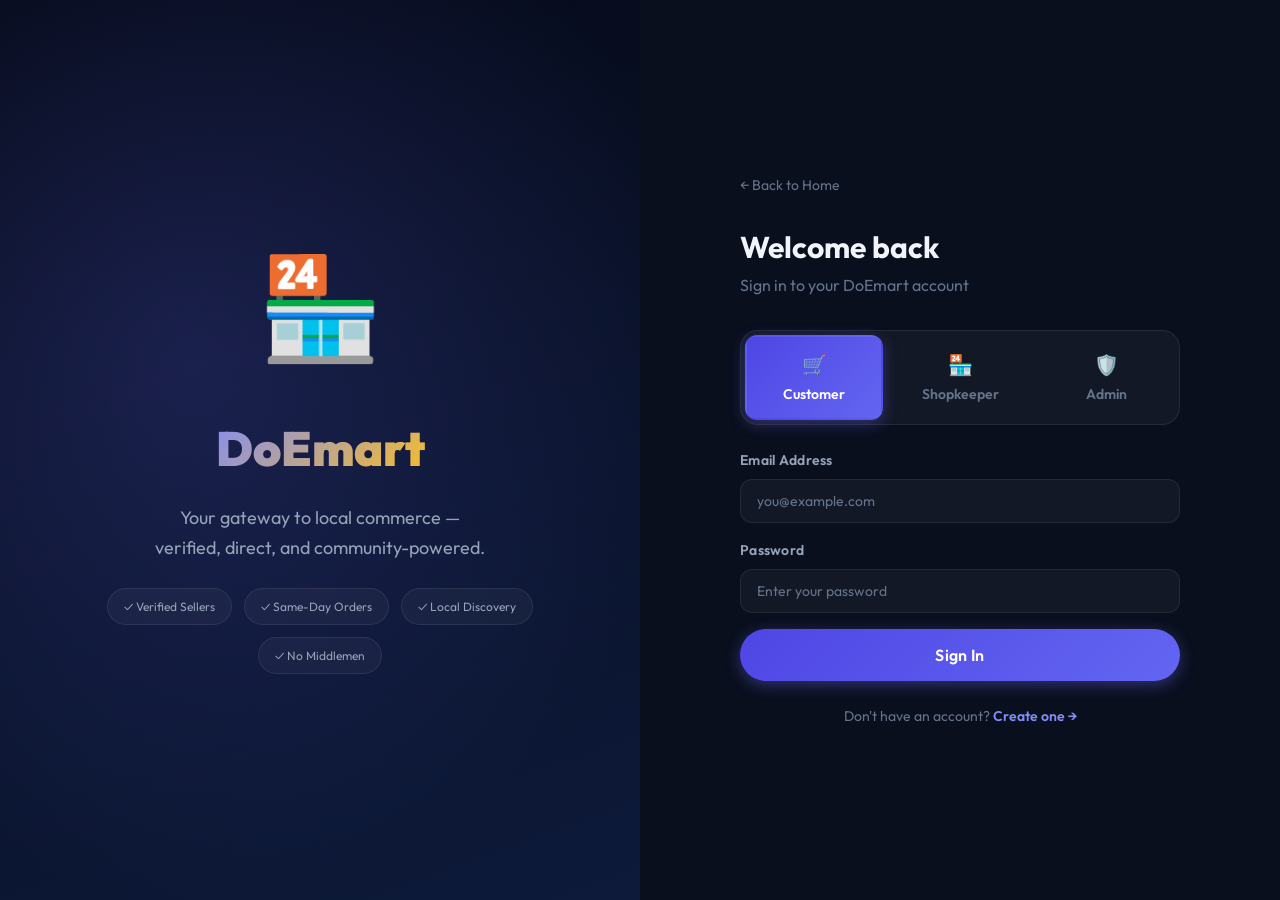
<file: frontend/pages/shopkeeper/orders.html>
<!DOCTYPE html>
<html lang="en">
<head>
  <meta charset="UTF-8"><meta name="viewport" content="width=device-width, initial-scale=1.0">
  <title>Incoming Orders — DoEmart Shopkeeper</title>
  <link rel="stylesheet" href="../../assets/css/main.css">
</head>
<body>
<aside class="sidebar">
  <div class="sidebar-logo"><div class="logo-text">DoEmart</div><div class="logo-sub">My Shop</div></div>
  <nav class="sidebar-nav">
    <a href="dashboard.html">🏠 Dashboard</a>
    <a href="products.html">📦 My Products</a>
    <a href="orders.html" class="active">🛒 Incoming Orders</a>
  </nav>
  <div class="sidebar-footer">
    <div class="sidebar-user"><div class="avatar" id="avatarInitial">S</div><div class="user-info"><div class="user-name" id="userName">Shopkeeper</div><div class="user-role">Shopkeeper</div></div></div>
    <button class="btn btn-ghost btn-sm w-full" id="logoutBtn" style="margin-top:var(--space-3)">Sign Out</button>
  </div>
</aside>
<main class="main-content">
  <div class="topbar animate-fade-in">
    <div><h1 class="page-title">Incoming Orders</h1><p class="page-subtitle">Manage and fulfill customer orders</p></div>
    <button class="btn btn-primary" onclick="loadShopOrders()">⟳ Refresh</button>
  </div>
  <div class="table-container animate-slide-up">
    <div class="table-header"><span class="table-title">All Orders</span></div>
    <div id="shopOrdersTable"><div class="loading-overlay"><div class="spinner"></div></div></div>
  </div>
</main>

<!-- Order Detail Modal -->
<div class="modal-overlay" id="orderDetailModal">
  <div class="modal" style="max-width:680px">
    <div class="modal-header">
      <h3 class="modal-title">Order Details</h3>
      <button class="modal-close" data-modal-close>×</button>
    </div>
    <div id="orderDetailContent"></div>
    <div class="modal-footer">
      <button class="btn btn-ghost" data-modal-close>Close</button>
    </div>
  </div>
</div>

<div class="toast-container"></div>
<script src="../../assets/js/api.js"></script>
<script src="../../assets/js/shopkeeper.js"></script>
<script>
  document.addEventListener("DOMContentLoaded", () => {
    if (!Auth.requireAuth("../../pages/login.html")) return;
    if (!Auth.requireRole("shopkeeper","../../pages/login.html")) return;
    const user = Auth.getUser();
    if (user) { document.getElementById("userName").textContent = user.name; document.getElementById("avatarInitial").textContent = avatarInitials(user.name); }
    document.getElementById("logoutBtn").addEventListener("click", () => { Auth.clear(); window.location.href = "../../pages/login.html"; });
    loadShopOrders();
  });
</script>
</body>
</html>
</file>
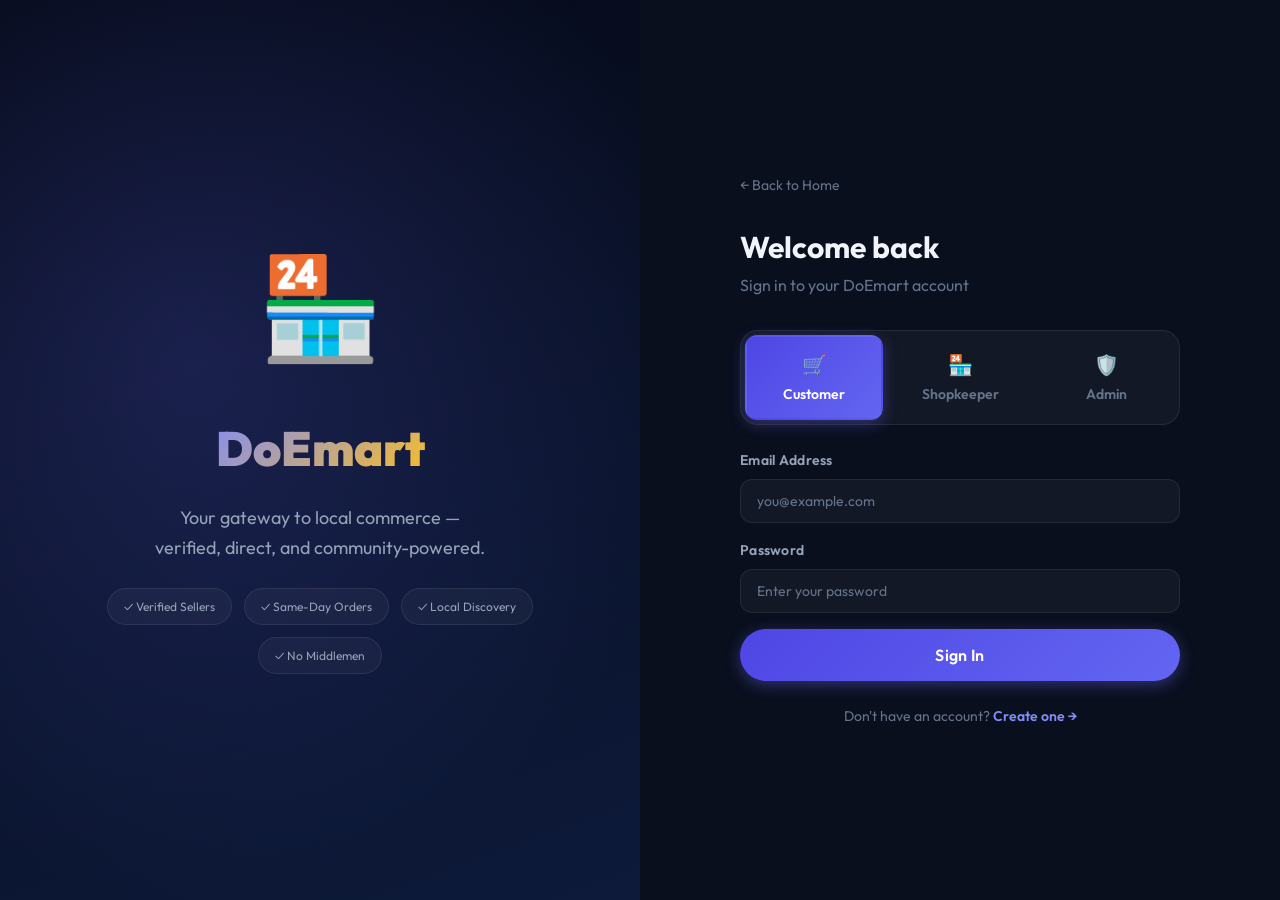
<file: frontend/pages/shopkeeper/products.html>
<!DOCTYPE html>
<html lang="en">
<head>
  <meta charset="UTF-8"><meta name="viewport" content="width=device-width, initial-scale=1.0">
  <title>My Products — DoEmart Shopkeeper</title>
  <link rel="stylesheet" href="../../assets/css/main.css">
  <style>
    .product-grid {
      display: grid; grid-template-columns: repeat(auto-fill, minmax(260px, 1fr));
      gap: var(--space-5);
    }
    .product-card {
      background: var(--glass-bg); border: 1px solid var(--glass-border);
      border-radius: var(--radius-lg); overflow: hidden;
      transition: all var(--transition-normal);
    }
    .product-card:hover { border-color: rgba(99,102,241,0.3); transform: translateY(-3px); box-shadow: var(--shadow-md); }
    .product-img {
      width: 100%; height: 160px; object-fit: cover;
      background: var(--navy-700);
    }
    .product-img-placeholder {
      width: 100%; height: 160px;
      background: linear-gradient(135deg, var(--navy-700), var(--navy-600));
      display: flex; align-items: center; justify-content: center; font-size: 48px;
    }
    .product-body { padding: var(--space-4); }
    .product-name { font-size: var(--font-size-base); font-weight: 700; margin-bottom: var(--space-1); }
    .product-price { font-size: var(--font-size-xl); font-weight: 800; color: var(--indigo-400); }
    .product-mrp  { font-size: var(--font-size-xs); color: var(--text-muted); text-decoration: line-through; }
    .product-meta { display: flex; gap: var(--space-2); flex-wrap: wrap; margin: var(--space-3) 0; }
    .product-actions { display: flex; gap: var(--space-2); padding: var(--space-4); border-top: 1px solid var(--glass-border); }

    /* Add product modal */
    .modal { max-width: 640px; }
    .modal .form-stack { gap: var(--space-4); }
  </style>
</head>
<body>
<aside class="sidebar">
  <div class="sidebar-logo"><div class="logo-text">DoEmart</div><div class="logo-sub">My Shop</div></div>
  <nav class="sidebar-nav">
    <a href="dashboard.html">🏠 Dashboard</a>
    <a href="products.html" class="active">📦 My Products</a>
    <a href="orders.html">🛒 Incoming Orders</a>
  </nav>
  <div class="sidebar-footer">
    <div class="sidebar-user"><div class="avatar" id="avatarInitial">S</div><div class="user-info"><div class="user-name" id="userName">Shopkeeper</div><div class="user-role">Shopkeeper</div></div></div>
    <button class="btn btn-ghost btn-sm w-full" id="logoutBtn" style="margin-top:var(--space-3)">Sign Out</button>
  </div>
</aside>
<main class="main-content">
  <div class="topbar animate-fade-in">
    <div><h1 class="page-title">My Products</h1><p class="page-subtitle">Manage your storefront inventory</p></div>
    <div class="flex gap-3">
      <button class="btn btn-ghost" onclick="loadProducts()">⟳ Refresh</button>
      <button class="btn btn-primary" onclick="openModal('addProductModal')">+ Add Product</button>
    </div>
  </div>

  <div id="productsGrid" class="product-grid animate-slide-up">
    <div class="loading-overlay" style="grid-column:1/-1"><div class="spinner"></div></div>
  </div>
</main>

<!-- Add Product Modal -->
<div class="modal-overlay" id="addProductModal">
  <div class="modal">
    <div class="modal-header">
      <h3 class="modal-title">Add New Product</h3>
      <button class="modal-close" data-modal-close>×</button>
    </div>
    <form id="addProductForm" class="form-stack">
      <div class="form-row">
        <div class="form-group">
          <label class="form-label">Product Name *</label>
          <input class="form-input" name="name" required placeholder="e.g. Basmati Rice 5kg">
        </div>
        <div class="form-group">
          <label class="form-label">Category</label>
          <input class="form-input" name="category" placeholder="e.g. Grocery">
        </div>
      </div>
      <div class="form-group">
        <label class="form-label">Description</label>
        <textarea class="form-textarea" name="description" rows="2" placeholder="Brief product description…"></textarea>
      </div>
      <div class="form-row">
        <div class="form-group">
          <label class="form-label">Selling Price (₹) *</label>
          <input class="form-input" name="price" type="number" min="0" step="0.01" required placeholder="0.00">
        </div>
        <div class="form-group">
          <label class="form-label">MRP (₹)</label>
          <input class="form-input" name="mrp" type="number" min="0" step="0.01" placeholder="0.00">
        </div>
      </div>
      <div class="form-row">
        <div class="form-group">
          <label class="form-label">Quantity in Stock</label>
          <input class="form-input" name="quantity" type="number" min="0" placeholder="0">
        </div>
        <div class="form-group">
          <label class="form-label">Sizes Available</label>
          <input class="form-input" name="sizes_available" placeholder="S,M,L,XL or 500g,1kg">
        </div>
      </div>
      <div class="form-row">
        <div class="form-group">
          <label class="form-label">Offer Label</label>
          <input class="form-input" name="offer_label" placeholder="e.g. 10% OFF">
        </div>
        <div class="form-group">
          <label class="form-label">Discount %</label>
          <input class="form-input" name="offer_percent" type="number" min="0" max="100" placeholder="0">
        </div>
      </div>
      <div class="form-group">
        <label class="form-label">Product Image</label>
        <label class="upload-trigger" for="productImage">
          <input type="file" id="productImage" name="image" accept="image/*" data-label="productImageLabel">
          <span>🖼️</span>
          <div class="upload-info">
            <div class="name" id="productImageLabel">Upload product photo</div>
            <div class="hint">JPG or PNG · Max 10MB</div>
          </div>
        </label>
      </div>
      <div class="modal-footer">
        <button type="button" class="btn btn-ghost" data-modal-close>Cancel</button>
        <button type="submit" class="btn btn-primary" id="addProductBtn">Add Product</button>
      </div>
    </form>
  </div>
</div>

<!-- Edit Product Modal -->
<div class="modal-overlay" id="editProductModal">
  <div class="modal">
    <div class="modal-header">
      <h3 class="modal-title">Edit Product</h3>
      <button class="modal-close" data-modal-close>×</button>
    </div>
    <form id="editProductForm" class="form-stack">
      <input type="hidden" id="editProductId" name="_id">
      <div class="form-row">
        <div class="form-group"><label class="form-label">Name</label><input class="form-input" name="name" id="editName"></div>
        <div class="form-group"><label class="form-label">Category</label><input class="form-input" name="category" id="editCategory"></div>
      </div>
      <div class="form-group"><label class="form-label">Description</label><textarea class="form-textarea" name="description" id="editDescription" rows="2"></textarea></div>
      <div class="form-row">
        <div class="form-group"><label class="form-label">Price (₹)</label><input class="form-input" name="price" type="number" step="0.01" id="editPrice"></div>
        <div class="form-group"><label class="form-label">MRP (₹)</label><input class="form-input" name="mrp" type="number" step="0.01" id="editMrp"></div>
      </div>
      <div class="form-row">
        <div class="form-group"><label class="form-label">Quantity</label><input class="form-input" name="quantity" type="number" id="editQuantity"></div>
        <div class="form-group"><label class="form-label">Available</label>
          <select class="form-select" name="is_available" id="editAvailable"><option value="1">Yes</option><option value="0">No</option></select>
        </div>
      </div>
      <div class="form-row">
        <div class="form-group"><label class="form-label">Sizes</label><input class="form-input" name="sizes_available" id="editSizes"></div>
        <div class="form-group"><label class="form-label">Offer Label</label><input class="form-input" name="offer_label" id="editOfferLabel"></div>
      </div>
      <div class="modal-footer">
        <button type="button" class="btn btn-ghost" data-modal-close>Cancel</button>
        <button type="submit" class="btn btn-primary" id="editProductBtn">Save Changes</button>
      </div>
    </form>
  </div>
</div>

<div class="toast-container"></div>
<script src="../../assets/js/api.js"></script>
<script src="../../assets/js/shopkeeper.js"></script>
<script>
  document.addEventListener("DOMContentLoaded", () => {
    if (!Auth.requireAuth("../../pages/login.html")) return;
    if (!Auth.requireRole("shopkeeper","../../pages/login.html")) return;
    const user = Auth.getUser();
    if (user) { document.getElementById("userName").textContent = user.name; document.getElementById("avatarInitial").textContent = avatarInitials(user.name); }
    document.getElementById("logoutBtn").addEventListener("click", () => { Auth.clear(); window.location.href = "../../pages/login.html"; });

    document.getElementById("productImage").addEventListener("change", function() {
      document.getElementById("productImageLabel").textContent = this.files[0]?.name || "Upload product photo";
    });

    loadProducts();
  });
</script>
</body>
</html>
</file>
<file: frontend/assets/css/main.css>
/* ═══════════════════════════════════════════════════════
   DoEmart — Global Design System
   Font: Outfit (Google Fonts)
   Palette: Deep Navy base · Indigo primary · Amber accent
═══════════════════════════════════════════════════════ */

@import url('https://fonts.googleapis.com/css2?family=Outfit:wght@300;400;500;600;700;800;900&display=swap');

/* ── Custom Properties ─────────────────────────────── */
:root {
  /* Colors */
  --navy-950: #050917;
  --navy-900: #0A0F1E;
  --navy-800: #111827;
  --navy-700: #1a2235;
  --navy-600: #243047;
  --navy-500: #2d3f5c;
  --navy-400: #3d5275;

  --indigo-600: #4f46e5;
  --indigo-500: #6366f1;
  --indigo-400: #818cf8;
  --indigo-300: #a5b4fc;

  --amber-500: #f59e0b;
  --amber-400: #fbbf24;
  --amber-300: #fcd34d;

  --emerald-500: #10b981;
  --emerald-400: #34d399;
  --rose-500:    #f43f5e;
  --rose-400:    #fb7185;
  --sky-500:     #0ea5e9;

  --text-primary:   #f1f5f9;
  --text-secondary: #94a3b8;
  --text-muted:     #64748b;

  --glass-bg:     rgba(255,255,255,0.04);
  --glass-border: rgba(255,255,255,0.08);
  --glass-hover:  rgba(255,255,255,0.07);

  /* Spacing */
  --space-1: 0.25rem;
  --space-2: 0.5rem;
  --space-3: 0.75rem;
  --space-4: 1rem;
  --space-5: 1.25rem;
  --space-6: 1.5rem;
  --space-8: 2rem;
  --space-10: 2.5rem;
  --space-12: 3rem;
  --space-16: 4rem;
  --space-20: 5rem;

  /* Radius */
  --radius-sm: 6px;
  --radius-md: 12px;
  --radius-lg: 18px;
  --radius-xl: 24px;
  --radius-full: 9999px;

  /* Shadows */
  --shadow-sm: 0 1px 3px rgba(0,0,0,0.4);
  --shadow-md: 0 4px 20px rgba(0,0,0,0.5);
  --shadow-lg: 0 8px 40px rgba(0,0,0,0.6);
  --shadow-glow-indigo: 0 0 30px rgba(99,102,241,0.3);
  --shadow-glow-amber:  0 0 30px rgba(245,158,11,0.3);

  /* Transitions */
  --transition-fast:   150ms ease;
  --transition-normal: 250ms ease;
  --transition-slow:   400ms ease;

  /* Typography */
  --font-family: 'Outfit', system-ui, sans-serif;
  --font-size-xs:   0.75rem;
  --font-size-sm:   0.875rem;
  --font-size-base: 1rem;
  --font-size-lg:   1.125rem;
  --font-size-xl:   1.25rem;
  --font-size-2xl:  1.5rem;
  --font-size-3xl:  1.875rem;
  --font-size-4xl:  2.25rem;
  --font-size-5xl:  3rem;
  --font-size-6xl:  3.75rem;
}

/* ── Reset & Base ──────────────────────────────────── */
*, *::before, *::after { box-sizing: border-box; margin: 0; padding: 0; }

html { scroll-behavior: smooth; }

body {
  font-family: var(--font-family);
  background-color: var(--navy-900);
  color: var(--text-primary);
  line-height: 1.6;
  min-height: 100vh;
  -webkit-font-smoothing: antialiased;
}

a { color: inherit; text-decoration: none; }
img { max-width: 100%; display: block; }
input, textarea, select, button { font-family: inherit; }
ul, ol { list-style: none; }

/* ── Scrollbar ─────────────────────────────────────── */
::-webkit-scrollbar { width: 6px; height: 6px; }
::-webkit-scrollbar-track { background: var(--navy-800); }
::-webkit-scrollbar-thumb { background: var(--navy-500); border-radius: var(--radius-full); }
::-webkit-scrollbar-thumb:hover { background: var(--indigo-600); }

/* ── Typography ────────────────────────────────────── */
h1, h2, h3, h4, h5, h6 {
  font-weight: 700;
  line-height: 1.2;
  color: var(--text-primary);
}
h1 { font-size: var(--font-size-4xl); }
h2 { font-size: var(--font-size-3xl); }
h3 { font-size: var(--font-size-2xl); }
h4 { font-size: var(--font-size-xl); }
h5 { font-size: var(--font-size-lg); }
h6 { font-size: var(--font-size-base); }
p  { color: var(--text-secondary); }

/* ── Layout ────────────────────────────────────────── */
.container {
  max-width: 1280px;
  margin: 0 auto;
  padding: 0 var(--space-6);
}
.container-sm { max-width: 900px; margin: 0 auto; padding: 0 var(--space-6); }

.section { padding: var(--space-20) 0; }
.section-sm { padding: var(--space-12) 0; }

.grid-2 { display: grid; grid-template-columns: repeat(2, 1fr); gap: var(--space-6); }
.grid-3 { display: grid; grid-template-columns: repeat(3, 1fr); gap: var(--space-6); }
.grid-4 { display: grid; grid-template-columns: repeat(4, 1fr); gap: var(--space-6); }
.flex    { display: flex; }
.flex-col { display: flex; flex-direction: column; }
.items-center { align-items: center; }
.justify-between { justify-content: space-between; }
.justify-center { justify-content: center; }
.gap-2 { gap: var(--space-2); }
.gap-3 { gap: var(--space-3); }
.gap-4 { gap: var(--space-4); }
.gap-6 { gap: var(--space-6); }
.flex-wrap { flex-wrap: wrap; }

/* ── Glass Card ────────────────────────────────────── */
.card {
  background: var(--glass-bg);
  border: 1px solid var(--glass-border);
  border-radius: var(--radius-lg);
  padding: var(--space-6);
  backdrop-filter: blur(12px);
  transition: all var(--transition-normal);
}
.card:hover {
  background: var(--glass-hover);
  border-color: rgba(99,102,241,0.2);
  box-shadow: var(--shadow-md);
  transform: translateY(-2px);
}
.card-sm { padding: var(--space-4); border-radius: var(--radius-md); }
.card-lg { padding: var(--space-8); border-radius: var(--radius-xl); }

/* ── Buttons ───────────────────────────────────────── */
.btn {
  display: inline-flex;
  align-items: center;
  justify-content: center;
  gap: var(--space-2);
  padding: var(--space-3) var(--space-6);
  border-radius: var(--radius-full);
  font-size: var(--font-size-sm);
  font-weight: 600;
  font-family: var(--font-family);
  border: none;
  cursor: pointer;
  transition: all var(--transition-normal);
  letter-spacing: 0.02em;
  white-space: nowrap;
}
.btn:disabled { opacity: 0.5; cursor: not-allowed; }

.btn-primary {
  background: linear-gradient(135deg, var(--indigo-600), var(--indigo-500));
  color: #fff;
  box-shadow: 0 4px 15px rgba(99,102,241,0.4);
}
.btn-primary:hover:not(:disabled) {
  background: linear-gradient(135deg, #4338ca, var(--indigo-600));
  box-shadow: 0 6px 25px rgba(99,102,241,0.5);
  transform: translateY(-1px);
}

.btn-amber {
  background: linear-gradient(135deg, var(--amber-500), var(--amber-400));
  color: #000;
  box-shadow: 0 4px 15px rgba(245,158,11,0.4);
}
.btn-amber:hover:not(:disabled) {
  transform: translateY(-1px);
  box-shadow: 0 6px 25px rgba(245,158,11,0.5);
}

.btn-emerald {
  background: linear-gradient(135deg, #059669, var(--emerald-500));
  color: #fff;
  box-shadow: 0 4px 15px rgba(16,185,129,0.3);
}
.btn-emerald:hover:not(:disabled) {
  transform: translateY(-1px);
  box-shadow: 0 6px 25px rgba(16,185,129,0.45);
}

.btn-rose {
  background: linear-gradient(135deg, #e11d48, var(--rose-500));
  color: #fff;
}
.btn-rose:hover:not(:disabled) { transform: translateY(-1px); }

.btn-ghost {
  background: var(--glass-bg);
  color: var(--text-secondary);
  border: 1px solid var(--glass-border);
}
.btn-ghost:hover:not(:disabled) {
  background: var(--glass-hover);
  color: var(--text-primary);
  border-color: var(--indigo-500);
}

.btn-lg { padding: var(--space-4) var(--space-8); font-size: var(--font-size-base); }
.btn-sm { padding: var(--space-2) var(--space-4); font-size: var(--font-size-xs); }

/* ── Form Elements ─────────────────────────────────── */
.form-group { display: flex; flex-direction: column; gap: var(--space-2); }

.form-label {
  font-size: var(--font-size-sm);
  font-weight: 600;
  color: var(--text-secondary);
  letter-spacing: 0.02em;
}

.form-input,
.form-select,
.form-textarea {
  width: 100%;
  padding: var(--space-3) var(--space-4);
  background: var(--glass-bg);
  border: 1px solid var(--glass-border);
  border-radius: var(--radius-md);
  color: var(--text-primary);
  font-size: var(--font-size-sm);
  font-family: var(--font-family);
  transition: all var(--transition-fast);
  outline: none;
}
.form-input:focus,
.form-select:focus,
.form-textarea:focus {
  border-color: var(--indigo-500);
  box-shadow: 0 0 0 3px rgba(99,102,241,0.15);
  background: rgba(255,255,255,0.06);
}
.form-input::placeholder { color: var(--text-muted); }
.form-textarea { resize: vertical; min-height: 100px; }
.form-select option { background: var(--navy-800); }

.form-row { display: grid; grid-template-columns: 1fr 1fr; gap: var(--space-4); }
.form-row-3 { display: grid; grid-template-columns: 1fr 1fr 1fr; gap: var(--space-4); }

/* ── Badge / Pill ──────────────────────────────────── */
.badge {
  display: inline-flex;
  align-items: center;
  gap: 4px;
  padding: 3px 10px;
  border-radius: var(--radius-full);
  font-size: var(--font-size-xs);
  font-weight: 600;
  letter-spacing: 0.04em;
  text-transform: uppercase;
}
.badge-indigo   { background: rgba(99,102,241,0.15); color: var(--indigo-400); border: 1px solid rgba(99,102,241,0.2); }
.badge-amber    { background: rgba(245,158,11,0.15);  color: var(--amber-400);  border: 1px solid rgba(245,158,11,0.2); }
.badge-emerald  { background: rgba(16,185,129,0.15);  color: var(--emerald-400);border: 1px solid rgba(16,185,129,0.2); }
.badge-rose     { background: rgba(244,63,94,0.15);   color: var(--rose-400);   border: 1px solid rgba(244,63,94,0.2); }
.badge-muted    { background: rgba(100,116,139,0.15); color: var(--text-muted); border: 1px solid rgba(100,116,139,0.2); }

/* ── Navigation (Sidebar) ──────────────────────────── */
.sidebar {
  position: fixed;
  top: 0; left: 0;
  width: 260px;
  height: 100vh;
  background: var(--navy-950);
  border-right: 1px solid var(--glass-border);
  display: flex;
  flex-direction: column;
  padding: var(--space-6) 0;
  z-index: 100;
  overflow-y: auto;
}
.sidebar-logo {
  padding: 0 var(--space-6) var(--space-6);
  border-bottom: 1px solid var(--glass-border);
  margin-bottom: var(--space-4);
}
.sidebar-logo .logo-text {
  font-size: var(--font-size-2xl);
  font-weight: 900;
  background: linear-gradient(135deg, var(--indigo-400), var(--amber-400));
  -webkit-background-clip: text;
  -webkit-text-fill-color: transparent;
  background-clip: text;
}
.sidebar-logo .logo-sub {
  font-size: var(--font-size-xs);
  color: var(--text-muted);
  text-transform: uppercase;
  letter-spacing: 0.1em;
  margin-top: 2px;
}
.sidebar-nav { flex: 1; padding: 0 var(--space-3); }
.sidebar-nav a {
  display: flex;
  align-items: center;
  gap: var(--space-3);
  padding: var(--space-3) var(--space-4);
  border-radius: var(--radius-md);
  color: var(--text-secondary);
  font-size: var(--font-size-sm);
  font-weight: 500;
  transition: all var(--transition-fast);
  margin-bottom: var(--space-1);
}
.sidebar-nav a:hover,
.sidebar-nav a.active {
  background: rgba(99,102,241,0.1);
  color: var(--indigo-400);
  border-left: 3px solid var(--indigo-500);
  padding-left: calc(var(--space-4) - 3px);
}
.sidebar-nav a .nav-icon { width: 18px; height: 18px; flex-shrink: 0; }
.sidebar-footer {
  padding: var(--space-4) var(--space-6) 0;
  border-top: 1px solid var(--glass-border);
}
.sidebar-user {
  display: flex;
  align-items: center;
  gap: var(--space-3);
  padding: var(--space-3);
  border-radius: var(--radius-md);
  background: var(--glass-bg);
  border: 1px solid var(--glass-border);
}
.sidebar-user .avatar {
  width: 36px; height: 36px;
  border-radius: var(--radius-full);
  background: linear-gradient(135deg, var(--indigo-600), var(--indigo-400));
  display: flex; align-items: center; justify-content: center;
  font-weight: 700; font-size: var(--font-size-sm); color: #fff;
  flex-shrink: 0;
}
.sidebar-user .user-info { flex: 1; min-width: 0; }
.sidebar-user .user-name { font-size: var(--font-size-sm); font-weight: 600; color: var(--text-primary); white-space: nowrap; overflow: hidden; text-overflow: ellipsis; }
.sidebar-user .user-role { font-size: var(--font-size-xs); color: var(--text-muted); text-transform: capitalize; }

/* ── Main Content (with sidebar) ───────────────────── */
.main-content {
  margin-left: 260px;
  min-height: 100vh;
  padding: var(--space-8);
}

/* ── Topbar ────────────────────────────────────────── */
.topbar {
  display: flex;
  align-items: center;
  justify-content: space-between;
  margin-bottom: var(--space-8);
}
.page-title { font-size: var(--font-size-2xl); font-weight: 800; }
.page-subtitle { font-size: var(--font-size-sm); color: var(--text-muted); margin-top: var(--space-1); }

/* ── Stats Grid ────────────────────────────────────── */
.stats-grid {
  display: grid;
  grid-template-columns: repeat(auto-fit, minmax(200px, 1fr));
  gap: var(--space-5);
  margin-bottom: var(--space-8);
}
.stat-card {
  background: var(--glass-bg);
  border: 1px solid var(--glass-border);
  border-radius: var(--radius-lg);
  padding: var(--space-5);
  backdrop-filter: blur(12px);
  transition: all var(--transition-normal);
  position: relative;
  overflow: hidden;
}
.stat-card::before {
  content: '';
  position: absolute;
  top: 0; left: 0; right: 0;
  height: 3px;
  background: var(--stat-color, var(--indigo-500));
}
.stat-card:hover { transform: translateY(-3px); box-shadow: var(--shadow-md); }
.stat-icon {
  width: 44px; height: 44px;
  border-radius: var(--radius-md);
  background: var(--stat-icon-bg, rgba(99,102,241,0.15));
  display: flex; align-items: center; justify-content: center;
  margin-bottom: var(--space-3);
}
.stat-value {
  font-size: var(--font-size-3xl);
  font-weight: 800;
  color: var(--text-primary);
  line-height: 1;
  margin-bottom: var(--space-1);
}
.stat-label {
  font-size: var(--font-size-xs);
  color: var(--text-muted);
  text-transform: uppercase;
  letter-spacing: 0.08em;
  font-weight: 600;
}

/* ── Data Table ────────────────────────────────────── */
.table-container {
  background: var(--glass-bg);
  border: 1px solid var(--glass-border);
  border-radius: var(--radius-lg);
  overflow: hidden;
  backdrop-filter: blur(12px);
}
.table-header {
  display: flex;
  align-items: center;
  justify-content: space-between;
  padding: var(--space-5) var(--space-6);
  border-bottom: 1px solid var(--glass-border);
}
.table-title { font-size: var(--font-size-lg); font-weight: 700; }
table { width: 100%; border-collapse: collapse; }
thead tr { border-bottom: 1px solid var(--glass-border); }
thead th {
  padding: var(--space-3) var(--space-4);
  text-align: left;
  font-size: var(--font-size-xs);
  font-weight: 700;
  color: var(--text-muted);
  text-transform: uppercase;
  letter-spacing: 0.08em;
  white-space: nowrap;
}
tbody tr {
  border-bottom: 1px solid rgba(255,255,255,0.04);
  transition: background var(--transition-fast);
}
tbody tr:last-child { border-bottom: none; }
tbody tr:hover { background: var(--glass-hover); }
tbody td {
  padding: var(--space-4);
  font-size: var(--font-size-sm);
  color: var(--text-secondary);
  vertical-align: middle;
}

/* ── Modals ────────────────────────────────────────── */
.modal-overlay {
  position: fixed; inset: 0;
  background: rgba(0,0,0,0.7);
  backdrop-filter: blur(4px);
  display: flex; align-items: center; justify-content: center;
  z-index: 1000;
  opacity: 0; pointer-events: none;
  transition: opacity var(--transition-normal);
}
.modal-overlay.open { opacity: 1; pointer-events: all; }
.modal {
  background: var(--navy-800);
  border: 1px solid var(--glass-border);
  border-radius: var(--radius-xl);
  padding: var(--space-8);
  width: 90%; max-width: 560px;
  max-height: 90vh;
  overflow-y: auto;
  transform: translateY(20px) scale(0.97);
  transition: all var(--transition-normal);
}
.modal-overlay.open .modal {
  transform: translateY(0) scale(1);
}
.modal-header {
  display: flex; align-items: center;
  justify-content: space-between;
  margin-bottom: var(--space-6);
}
.modal-title { font-size: var(--font-size-xl); font-weight: 700; }
.modal-close {
  width: 32px; height: 32px;
  border-radius: var(--radius-full);
  background: var(--glass-bg);
  border: 1px solid var(--glass-border);
  color: var(--text-secondary);
  cursor: pointer;
  display: flex; align-items: center; justify-content: center;
  transition: all var(--transition-fast);
  font-size: 18px;
  line-height: 1;
}
.modal-close:hover { background: var(--rose-500); color: #fff; border-color: var(--rose-500); }
.modal-footer { display: flex; gap: var(--space-3); justify-content: flex-end; margin-top: var(--space-6); }

/* ── Toasts / Alerts ───────────────────────────────── */
.toast-container {
  position: fixed; bottom: var(--space-6); right: var(--space-6);
  z-index: 2000;
  display: flex; flex-direction: column; gap: var(--space-3);
}
.toast {
  display: flex; align-items: center; gap: var(--space-3);
  padding: var(--space-4) var(--space-5);
  border-radius: var(--radius-md);
  background: var(--navy-700);
  border: 1px solid var(--glass-border);
  box-shadow: var(--shadow-lg);
  font-size: var(--font-size-sm);
  font-weight: 500;
  min-width: 280px;
  max-width: 380px;
  animation: slideInRight 0.3s ease;
}
.toast.success { border-left: 3px solid var(--emerald-500); }
.toast.error   { border-left: 3px solid var(--rose-500); }
.toast.info    { border-left: 3px solid var(--indigo-500); }
@keyframes slideInRight {
  from { transform: translateX(100%); opacity: 0; }
  to   { transform: translateX(0);    opacity: 1; }
}

/* ── Loading States ────────────────────────────────── */
.spinner {
  width: 24px; height: 24px;
  border: 3px solid var(--glass-border);
  border-top-color: var(--indigo-500);
  border-radius: 50%;
  animation: spin 0.7s linear infinite;
}
@keyframes spin { to { transform: rotate(360deg); } }

.loading-overlay {
  display: flex; flex-direction: column;
  align-items: center; justify-content: center;
  gap: var(--space-4); padding: var(--space-16);
  color: var(--text-muted);
}
.loading-overlay .spinner { width: 40px; height: 40px; }

/* ── Empty State ───────────────────────────────────── */
.empty-state {
  display: flex; flex-direction: column;
  align-items: center; justify-content: center;
  padding: var(--space-16);
  gap: var(--space-4);
  text-align: center;
}
.empty-state-icon {
  width: 72px; height: 72px;
  border-radius: var(--radius-xl);
  background: var(--glass-bg);
  border: 1px solid var(--glass-border);
  display: flex; align-items: center; justify-content: center;
  font-size: 32px;
}
.empty-state h3 { font-size: var(--font-size-xl); }
.empty-state p  { color: var(--text-muted); max-width: 360px; }

/* ── Stars Rating ──────────────────────────────────── */
.stars {
  display: inline-flex;
  gap: 2px;
}
.star { color: var(--glass-border); font-size: 14px; }
.star.filled { color: var(--amber-400); }

/* ── Search Bar ────────────────────────────────────── */
.search-bar {
  position: relative;
  display: flex;
  align-items: center;
}
.search-bar .search-icon {
  position: absolute; left: var(--space-4);
  color: var(--text-muted);
  pointer-events: none;
  width: 16px; height: 16px;
}
.search-bar input {
  padding-left: calc(var(--space-4) + 24px);
  width: 100%;
}

/* ── Image Upload ──────────────────────────────────── */
.upload-area {
  border: 2px dashed var(--glass-border);
  border-radius: var(--radius-lg);
  padding: var(--space-8);
  text-align: center;
  cursor: pointer;
  transition: all var(--transition-normal);
}
.upload-area:hover {
  border-color: var(--indigo-500);
  background: rgba(99,102,241,0.05);
}
.upload-area input[type="file"] { display: none; }

/* ── Gradient Text ─────────────────────────────────── */
.gradient-text {
  background: linear-gradient(135deg, var(--indigo-400), var(--amber-400));
  -webkit-background-clip: text;
  -webkit-text-fill-color: transparent;
  background-clip: text;
}
.gradient-text-indigo {
  background: linear-gradient(135deg, var(--indigo-400), var(--indigo-300));
  -webkit-background-clip: text;
  -webkit-text-fill-color: transparent;
  background-clip: text;
}

/* ── Divider ───────────────────────────────────────── */
.divider { height: 1px; background: var(--glass-border); margin: var(--space-6) 0; }
.divider-text {
  display: flex; align-items: center; gap: var(--space-4);
  color: var(--text-muted); font-size: var(--font-size-sm);
}
.divider-text::before,
.divider-text::after {
  content: '';
  flex: 1;
  height: 1px;
  background: var(--glass-border);
}

/* ── Animations ────────────────────────────────────── */
@keyframes fadeIn      { from { opacity: 0; } to { opacity: 1; } }
@keyframes slideUp     { from { opacity: 0; transform: translateY(20px); } to { opacity: 1; transform: translateY(0); } }
@keyframes fadeInScale { from { opacity: 0; transform: scale(0.95); } to { opacity: 1; transform: scale(1); } }

.animate-fade-in   { animation: fadeIn      0.5s ease forwards; }
.animate-slide-up  { animation: slideUp     0.5s ease forwards; }
.animate-scale-in  { animation: fadeInScale 0.4s ease forwards; }

/* Stagger helper */
.stagger-1 { animation-delay: 0.1s; opacity: 0; }
.stagger-2 { animation-delay: 0.2s; opacity: 0; }
.stagger-3 { animation-delay: 0.3s; opacity: 0; }
.stagger-4 { animation-delay: 0.4s; opacity: 0; }

/* ── Utility ───────────────────────────────────────── */
.text-center { text-align: center; }
.text-right  { text-align: right; }
.text-xs     { font-size: var(--font-size-xs); }
.text-sm     { font-size: var(--font-size-sm); }
.text-lg     { font-size: var(--font-size-lg); }
.text-xl     { font-size: var(--font-size-xl); }
.text-muted  { color: var(--text-muted); }
.text-secondary { color: var(--text-secondary); }
.text-primary   { color: var(--text-primary); }
.text-amber  { color: var(--amber-400); }
.text-indigo { color: var(--indigo-400); }
.text-emerald{ color: var(--emerald-400); }
.text-rose   { color: var(--rose-400); }
.fw-600 { font-weight: 600; }
.fw-700 { font-weight: 700; }
.fw-800 { font-weight: 800; }
.mt-2 { margin-top: var(--space-2); }
.mt-4 { margin-top: var(--space-4); }
.mt-6 { margin-top: var(--space-6); }
.mb-2 { margin-bottom: var(--space-2); }
.mb-4 { margin-bottom: var(--space-4); }
.mb-6 { margin-bottom: var(--space-6); }
.mb-8 { margin-bottom: var(--space-8); }
.w-full { width: 100%; }
.hidden { display: none !important; }
.relative { position: relative; }
.overflow-hidden { overflow: hidden; }

/* ── Responsive ────────────────────────────────────── */
@media (max-width: 1024px) {
  .grid-4 { grid-template-columns: repeat(2, 1fr); }
  .grid-3 { grid-template-columns: repeat(2, 1fr); }
}
@media (max-width: 768px) {
  .sidebar { transform: translateX(-100%); transition: transform var(--transition-normal); }
  .sidebar.open { transform: translateX(0); }
  .main-content { margin-left: 0; padding: var(--space-5); }
  .grid-2, .grid-3, .grid-4 { grid-template-columns: 1fr; }
  .form-row, .form-row-3 { grid-template-columns: 1fr; }
  .stats-grid { grid-template-columns: repeat(2, 1fr); }
  h1 { font-size: var(--font-size-3xl); }
}
@media (max-width: 480px) {
  .stats-grid { grid-template-columns: 1fr; }
  h1 { font-size: var(--font-size-2xl); }
  .container { padding: 0 var(--space-4); }
}
</file>
